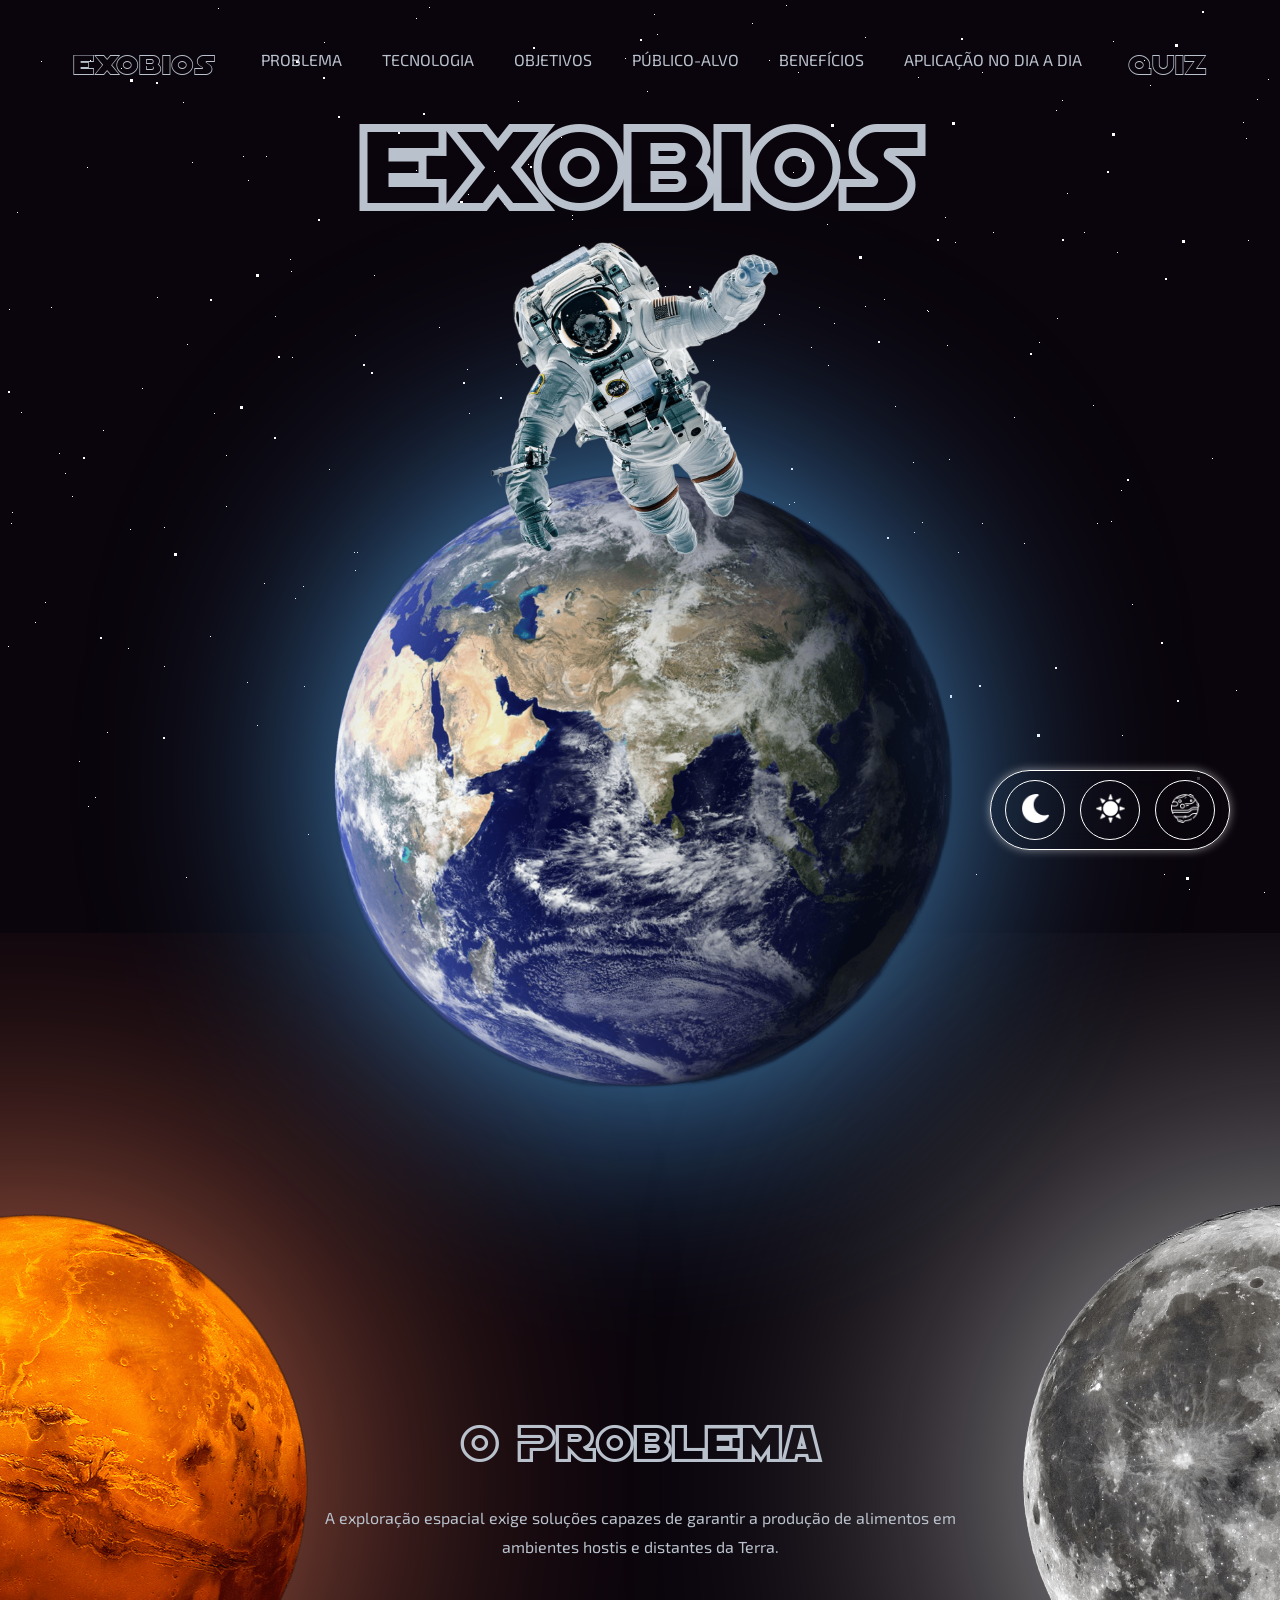
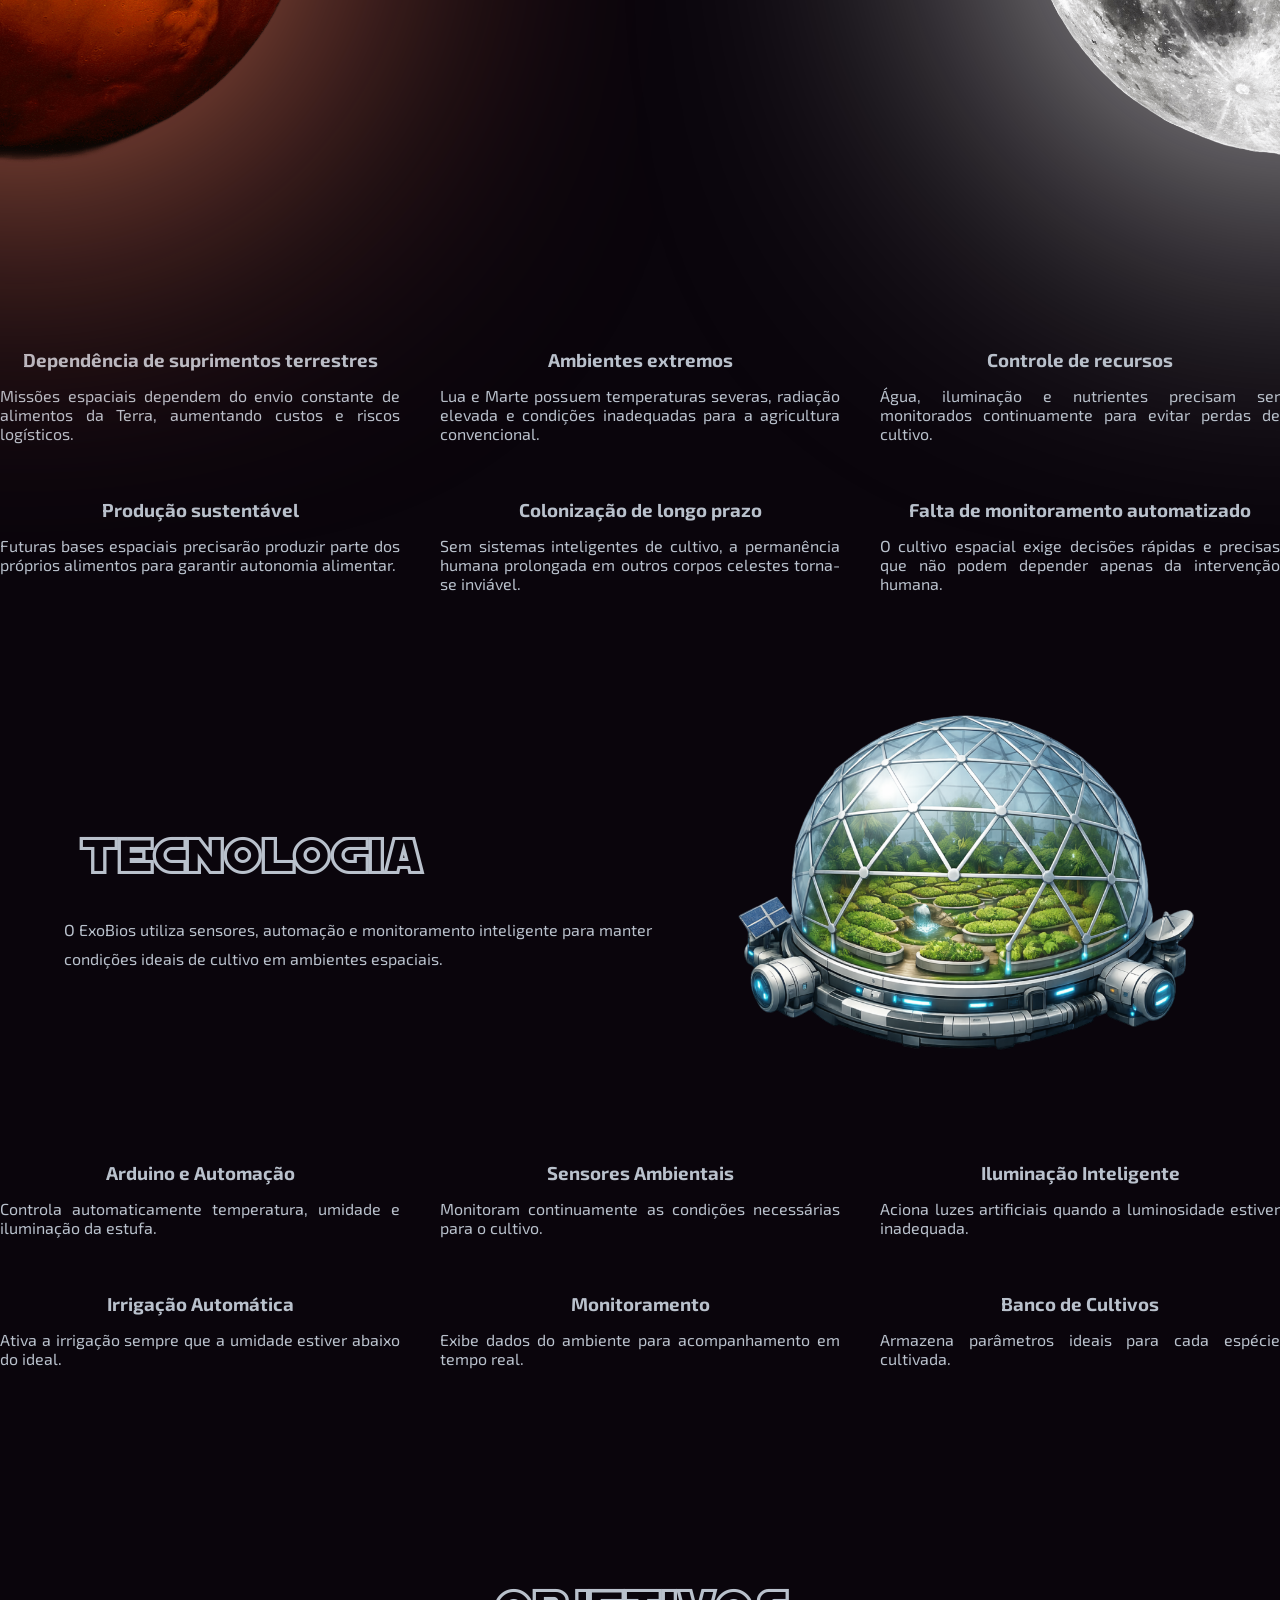
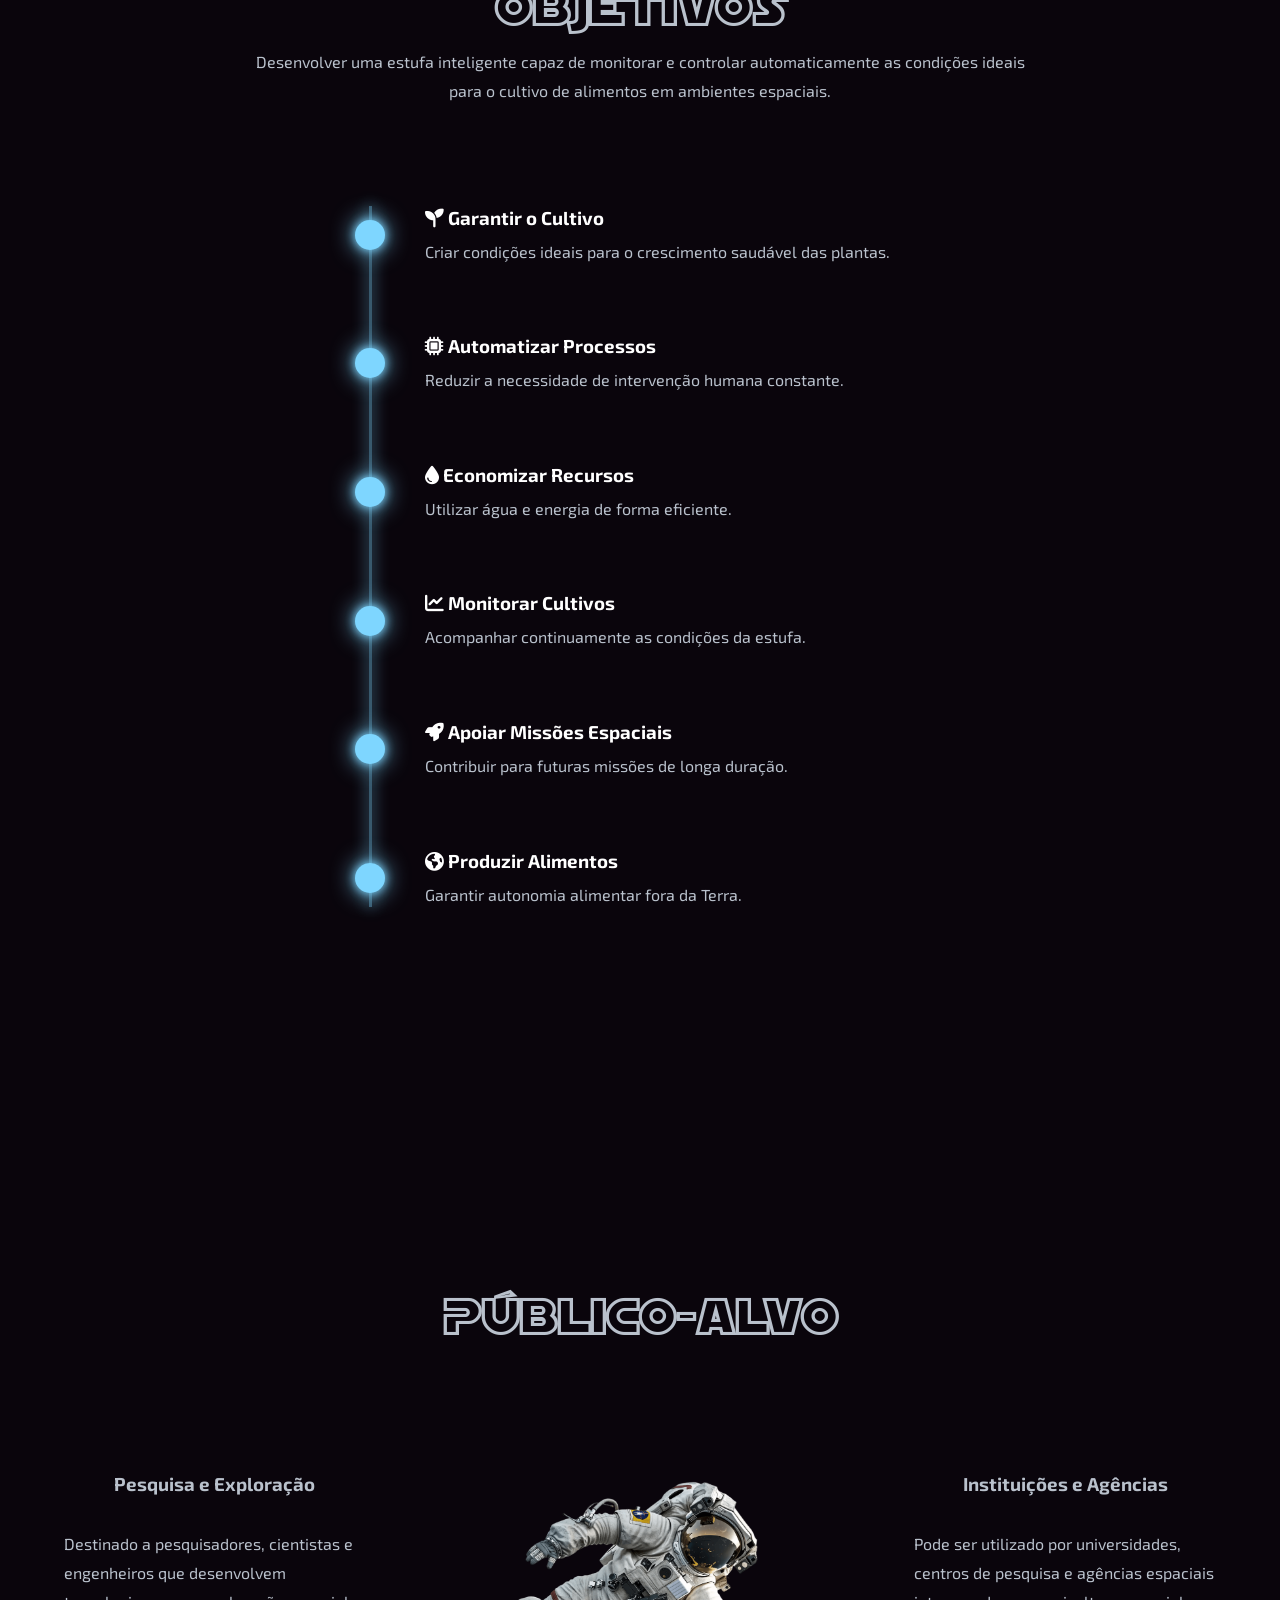
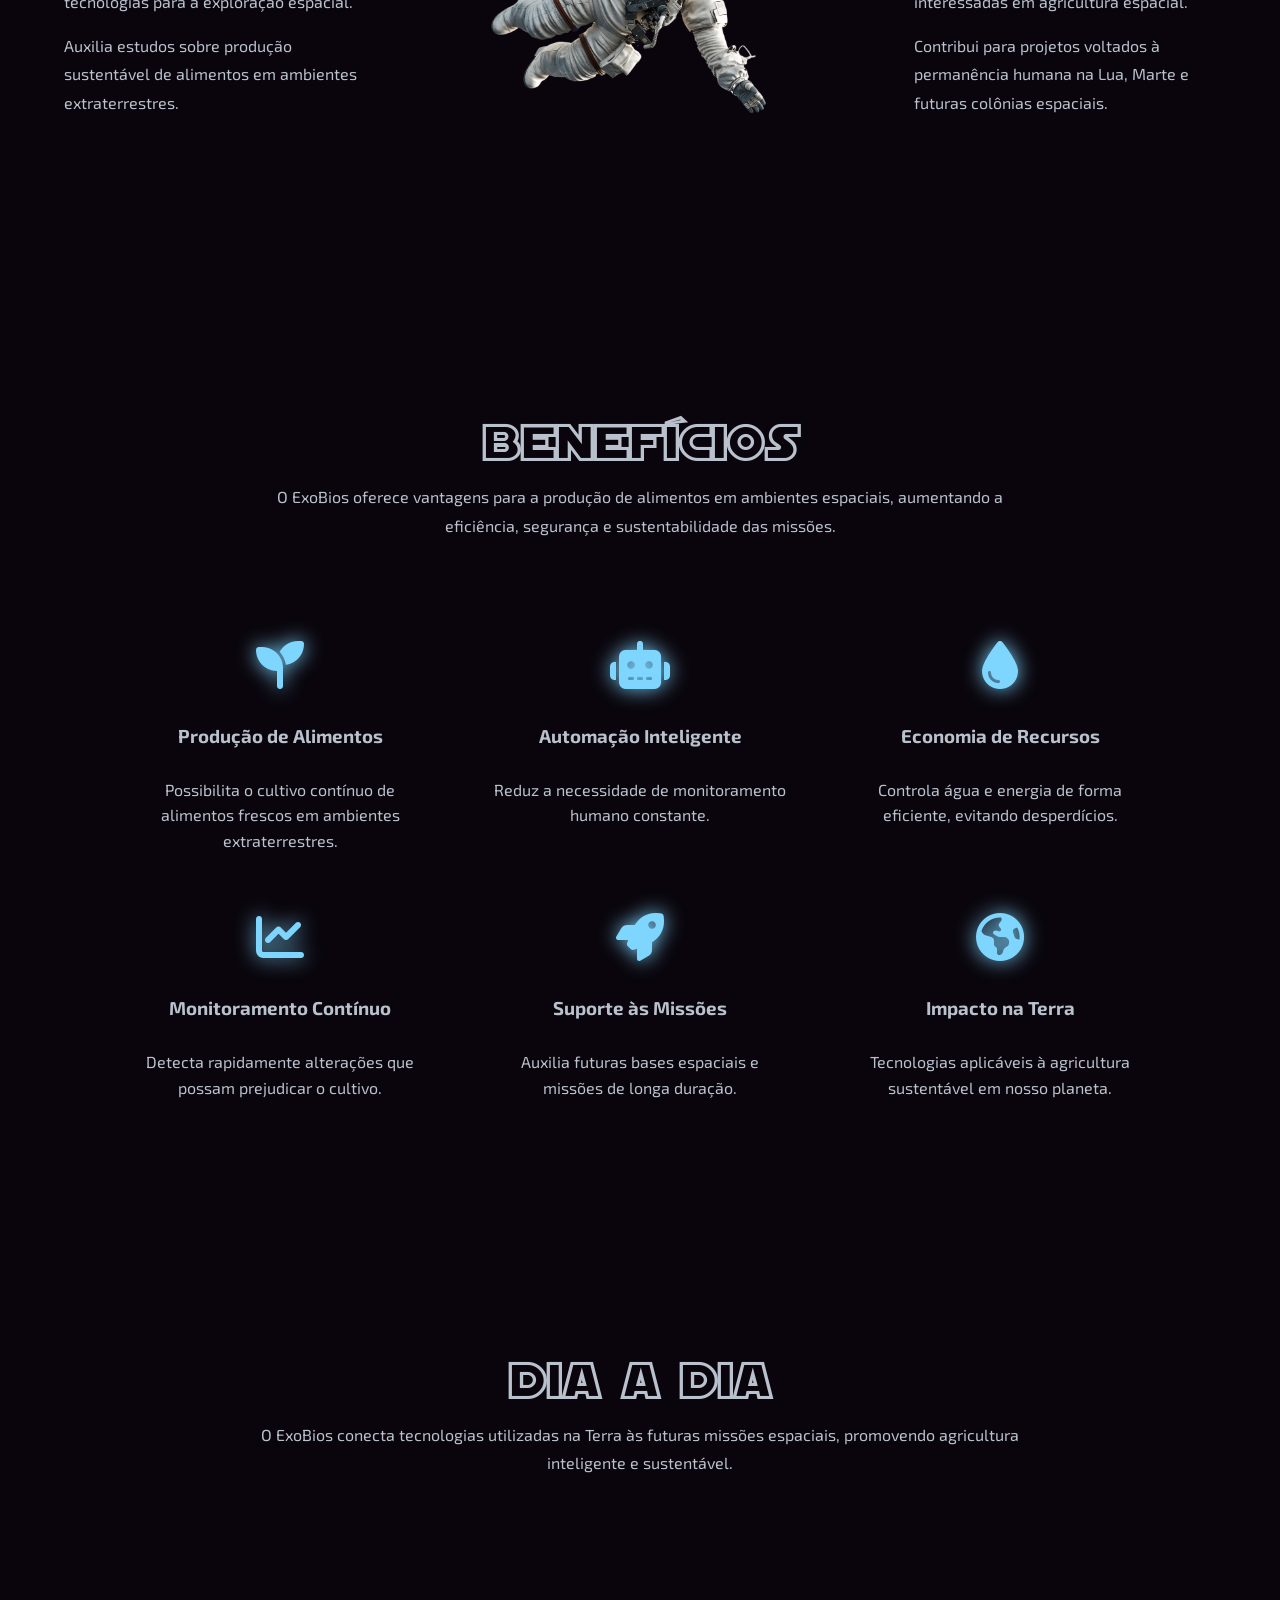
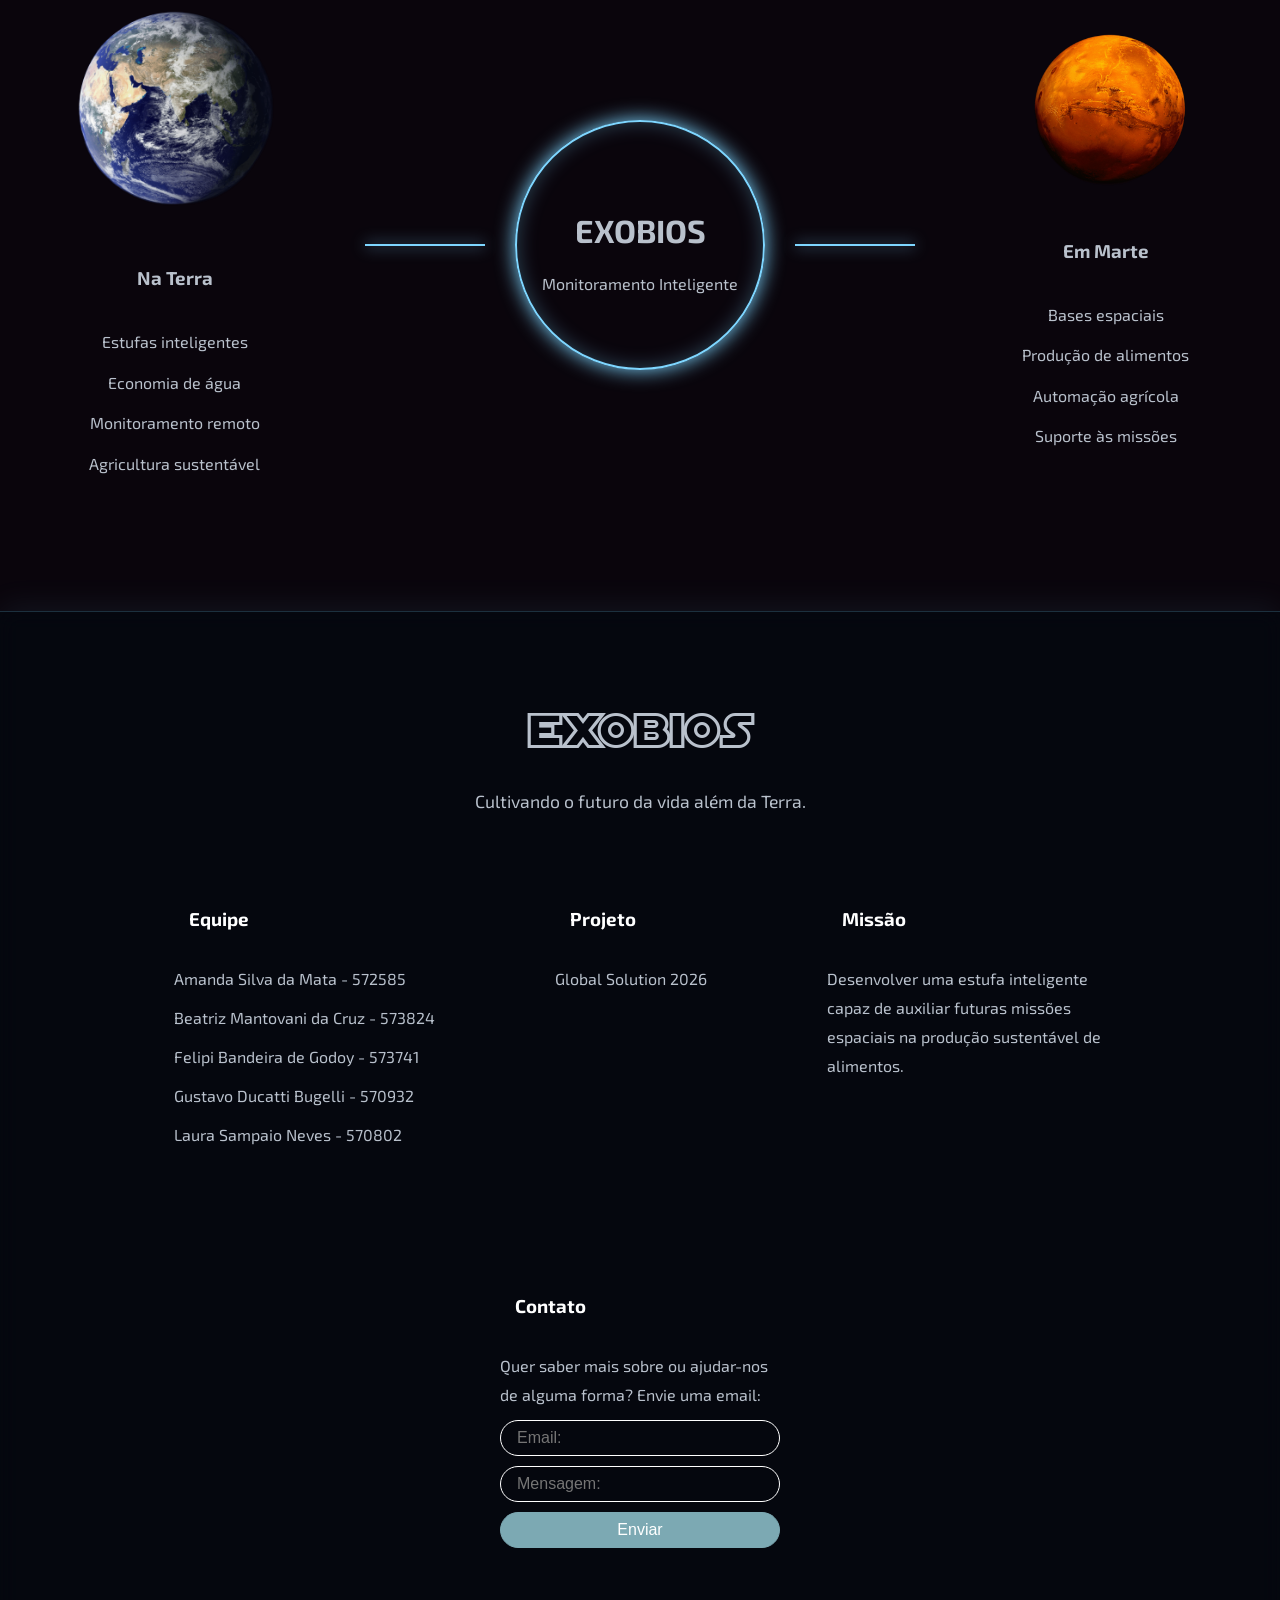
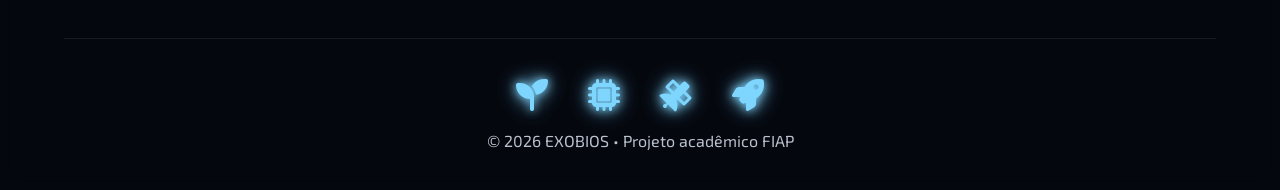
<file: index.html>
<!DOCTYPE html>
<html lang="en">
<head>
    <meta charset="UTF-8">
    <meta name="viewport" content="width=device-width, initial-scale=1.0">
    <link rel="stylesheet" href="src/style/style.css">
    <link rel="stylesheet" href="src/style/fundo.css">
    <link rel="preconnect" href="https://fonts.googleapis.com">
    <link rel="preconnect" href="https://fonts.gstatic.com" crossorigin>
    <link href="https://fonts.googleapis.com/css2?family=Exo+2:ital,wght@0,100..900;1,100..900&family=Roboto:ital,wght@0,100..900;1,100..900&display=swap" rel="stylesheet">
    <link rel="stylesheet" href="https://cdnjs.cloudflare.com/ajax/libs/font-awesome/6.7.2/css/all.min.css">
    <link rel="icon" href="src/assets/imgs/lua-icon.svg" type="image/png">
    <title>EXOBIOS</title>
</head>
<body>
    <section class="wrapper">
        <div id="stars"></div>
        <div id="stars2"></div>
        <div id="stars3"></div>
    </section>
    <header>
        <div class="menu-container">
            <a href="index.html" class="exobios-home">EXOBIOS</a>
            <div class="menu-opcoes">
                <a href="#problema" class="menu-opcoes-link">PROBLEMA</a>
                <a href="#tecnologia" class="menu-opcoes-link">TECNOLOGIA</a>
                <a href="#objetivos" class="menu-opcoes-link">OBJETIVOS</a>
                <a href="#publico-alvo" class="menu-opcoes-link">PÚBLICO-ALVO</a>
                <a href="#beneficios" class="menu-opcoes-link">BENEFÍCIOS</a>
                <a href="#aplicacao" class="menu-opcoes-link">APLICAÇÃO NO DIA A DIA</a>
            </div>
            <a href="./src/pages/quiz.html" class="quiz-home">QUIZ</a>
        </div>
    </header>
    <main>
        <div class="hero-section">
            <h1>EXOBIOS</h1>
            <div class="planeta-container-terra">
                <div class="efeito-blur-terra"></div>
                <img src="src/assets/imgs/astronauta.png" alt="astronauta vindo em direção da tela" class="astronauta-img">
                <img src="src/assets/imgs/terra.png" alt="planeta terra" class="terra-img">
            </div>
        </div>
        <section id="problema" class="secao-problema">
            <div class="planeta-container-marte">
                <div class="efeito-blur-marte"></div>
                <img src="src/assets/imgs/marte.png" alt="planeta marte" class="marte-problema">
            </div>
            <div class="planeta-container-lua">
                <div class="efeito-blur-lua"></div>
                <img src="src/assets/imgs/lua.png" alt="satélite natural da terra, a lua" class="lua-problema">
            </div>
            <div class="titulo-secao">
                <div class="conteudo-titulo">
                    <h2>O Problema</h2>
                    <p>
                        A exploração espacial exige soluções capazes de garantir a produção de alimentos
                        em ambientes hostis e distantes da Terra.
                    </p>
                </div>
            </div>
            <div class="cards-problema">
                <div class="card-problema">
                    <h3>Dependência de suprimentos terrestres</h3>
                    <p>
                        Missões espaciais dependem do envio constante de alimentos da Terra,
                        aumentando custos e riscos logísticos.
                    </p>
                </div>
                <div class="card-problema">
                    <h3>Ambientes extremos</h3>
                    <p>
                        Lua e Marte possuem temperaturas severas, radiação elevada e condições
                        inadequadas para a agricultura convencional.
                    </p>
                </div>
                <div class="card-problema">
                    <h3>Controle de recursos</h3>
                    <p>
                        Água, iluminação e nutrientes precisam ser monitorados continuamente
                        para evitar perdas de cultivo.
                    </p>
                </div>
                <div class="card-problema">
                    <h3>Produção sustentável</h3>
                    <p>
                        Futuras bases espaciais precisarão produzir parte dos próprios alimentos
                        para garantir autonomia alimentar.
                    </p>
                </div>
                <div class="card-problema">
                    <h3>Colonização de longo prazo</h3>
                    <p>
                        Sem sistemas inteligentes de cultivo, a permanência humana prolongada
                        em outros corpos celestes torna-se inviável.
                    </p>
                </div>
                <div class="card-problema">
                    <h3>Falta de monitoramento automatizado</h3>
                    <p>
                        O cultivo espacial exige decisões rápidas e precisas que não podem
                        depender apenas da intervenção humana.
                    </p>
                </div>
            </div>
        </section>
        <section id="tecnologia" class="secao-tecnologia">
            <div class="topo-tecnologia">
                <div class="texto-tecnologia">
                    <h2>Tecnologia</h2>
                    <p>
                        O ExoBios utiliza sensores, automação e monitoramento inteligente
                        para manter condições ideais de cultivo em ambientes espaciais.
                    </p>
                </div>
                <div class="imagem-tecnologia">
                    <img src="src/assets/imgs/estufa.png"
                        alt="estufa espacial inteligente">
                </div>
            </div>
            <div class="cards-tecnologia">
                <div class="card-tecnologia">
                    <h3>Arduino e Automação</h3>
                    <p>
                        Controla automaticamente temperatura, umidade e iluminação da estufa.
                    </p>
                </div>
                <div class="card-tecnologia">
                    <h3>Sensores Ambientais</h3>
                    <p>
                        Monitoram continuamente as condições necessárias para o cultivo.
                    </p>
                </div>
                <div class="card-tecnologia">
                    <h3>Iluminação Inteligente</h3>
                    <p>
                        Aciona luzes artificiais quando a luminosidade estiver inadequada.
                    </p>
                </div>
                <div class="card-tecnologia">
                    <h3>Irrigação Automática</h3>
                    <p>
                        Ativa a irrigação sempre que a umidade estiver abaixo do ideal.
                    </p>
                </div>
                <div class="card-tecnologia">
                    <h3>Monitoramento</h3>
                    <p>
                        Exibe dados do ambiente para acompanhamento em tempo real.
                    </p>
                </div>
                <div class="card-tecnologia">
                    <h3>Banco de Cultivos</h3>
                    <p>
                        Armazena parâmetros ideais para cada espécie cultivada.
                    </p>
                </div>
            </div>
        </section>
        <section id="objetivos" class="secao-objetivos">
            <div class="titulo-objetivos">
                <h2>Objetivos</h2>
                <p>
                    Desenvolver uma estufa inteligente capaz de monitorar e controlar
                    automaticamente as condições ideais para o cultivo de alimentos em ambientes espaciais.
                </p>
            </div>
            <div class="timeline">
                <div class="objetivo-item">
                    <div class="circulo"></div>
                    <div class="conteudo">
                        <h3><i class="fa-solid fa-seedling"></i> Garantir o Cultivo</h3>
                        <p>Criar condições ideais para o crescimento saudável das plantas.</p>
                    </div>
                </div>
                <div class="objetivo-item">
                    <div class="circulo"></div>
                    <div class="conteudo">
                        <h3><i class="fa-solid fa-microchip"></i> Automatizar Processos</h3>
                        <p>Reduzir a necessidade de intervenção humana constante.</p>
                    </div>
                </div>
                <div class="objetivo-item">
                    <div class="circulo"></div>
                    <div class="conteudo">
                        <h3><i class="fa-solid fa-droplet"></i> Economizar Recursos</h3>
                        <p>Utilizar água e energia de forma eficiente.</p>
                    </div>
                </div>
                <div class="objetivo-item">
                    <div class="circulo"></div>
                    <div class="conteudo">
                        <h3><i class="fa-solid fa-chart-line"></i> Monitorar Cultivos</h3>
                        <p>Acompanhar continuamente as condições da estufa.</p>
                    </div>
                </div>
                <div class="objetivo-item">
                    <div class="circulo"></div>
                    <div class="conteudo">
                        <h3><i class="fa-solid fa-rocket"></i> Apoiar Missões Espaciais</h3>
                        <p>Contribuir para futuras missões de longa duração.</p>
                    </div>
                </div>
                <div class="objetivo-item">
                    <div class="circulo"></div>
                    <div class="conteudo">
                        <h3><i class="fa-solid fa-earth-americas"></i> Produzir Alimentos</h3>
                        <p>Garantir autonomia alimentar fora da Terra.</p>
                    </div>
                </div>
            </div>
        </section>
        <section id="publico-alvo" class="secao-publico-alvo">
            <div class="titulo-publico">
                <h2>Público-Alvo</h2>
            </div>
            <div class="conteudo-publico">
                <div class="texto-publico esquerda">
                    <h3>Pesquisa e Exploração</h3>
                    <p>
                        Destinado a pesquisadores, cientistas e engenheiros que desenvolvem
                        tecnologias para a exploração espacial.
                    </p>
                    <p>
                        Auxilia estudos sobre produção sustentável de alimentos em ambientes
                        extraterrestres.
                    </p>
                </div>
                <div class="imagem-publico">
                    <img src="src/assets/imgs/astronauta2.png"
                        alt="astronauta realizando no espaço">
                </div>
                <div class="texto-publico direita">
                    <h3>Instituições e Agências</h3>
                    <p>
                        Pode ser utilizado por universidades, centros de pesquisa e
                        agências espaciais interessadas em agricultura espacial.
                    </p>
                    <p>
                        Contribui para projetos voltados à permanência humana na Lua,
                        Marte e futuras colônias espaciais.
                    </p>
                </div>
            </div>
        </section>
        <section id="beneficios" class="secao-beneficios">
            <div class="titulo-beneficios">
                <h2>Benefícios</h2>
                <p>
                    O ExoBios oferece vantagens para a produção de alimentos em ambientes espaciais,
                    aumentando a eficiência, segurança e sustentabilidade das missões.
                </p>
            </div>
            <div class="beneficios-container">
                <div class="beneficio-item">
                    <i class="fa-solid fa-seedling icone-beneficio"></i>
                    <h3>Produção de Alimentos</h3>
                    <p>
                        Possibilita o cultivo contínuo de alimentos frescos em ambientes extraterrestres.
                    </p>
                </div>
                <div class="beneficio-item">
                    <i class="fa-solid fa-robot icone-beneficio"></i>
                    <h3>Automação Inteligente</h3>
                    <p>
                        Reduz a necessidade de monitoramento humano constante.
                    </p>
                </div>
                <div class="beneficio-item">
                    <i class="fa-solid fa-droplet icone-beneficio"></i>
                    <h3>Economia de Recursos</h3>
                    <p>
                        Controla água e energia de forma eficiente, evitando desperdícios.
                    </p>
                </div>
                <div class="beneficio-item">
                    <i class="fa-solid fa-chart-line icone-beneficio"></i>
                    <h3>Monitoramento Contínuo</h3>
                    <p>
                        Detecta rapidamente alterações que possam prejudicar o cultivo.
                    </p>
                </div>
                <div class="beneficio-item">
                    <i class="fa-solid fa-rocket icone-beneficio"></i>
                    <h3>Suporte às Missões</h3>
                    <p>
                        Auxilia futuras bases espaciais e missões de longa duração.
                    </p>
                </div>
                <div class="beneficio-item">
                    <i class="fa-solid fa-earth-americas icone-beneficio"></i>
                    <h3>Impacto na Terra</h3>
                    <p>
                        Tecnologias aplicáveis à agricultura sustentável em nosso planeta.
                    </p>
                </div>
            </div>
        </section>
        <section id="aplicacao" class="secao-aplicacao">
            <div class="titulo-aplicacao">
                <h2>Dia a Dia</h2>
                <p>
                    O ExoBios conecta tecnologias utilizadas na Terra às futuras missões espaciais,
                    promovendo agricultura inteligente e sustentável.
                </p>
            </div>
            <div class="aplicacao-container">
                <div class="planeta-aplicacao">
                    <img src="src/assets/imgs/terra.png" alt="planeta terra">
                    <h3>Na Terra</h3>
                    <ul>
                        <li>Estufas inteligentes</li>
                        <li>Economia de água</li>
                        <li>Monitoramento remoto</li>
                        <li>Agricultura sustentável</li>
                    </ul>
                </div>
                <div class="exobios-centro">
                    <div class="linha-esquerda"></div>
                    <div class="nucleo-exobios">
                        <h3>EXOBIOS</h3>
                        <p>Monitoramento Inteligente</p>
                    </div>
                    <div class="linha-direita"></div>
                </div>
                <div class="planeta-aplicacao">
                    <img src="src/assets/imgs/marte.png" alt="planeta marte">
                    <h3>Em Marte</h3>
                    <ul>
                        <li>Bases espaciais</li>
                        <li>Produção de alimentos</li>
                        <li>Automação agrícola</li>
                        <li>Suporte às missões</li>
                    </ul>
                </div>
            </div>
        </section>

        <section id="modo-fundo">
            
            <button class="cor cor1" onclick="trocar('#0A050C')"><img src="./src/assets/imgs/noite.png" alt="Icone lua"></button>
            <button class="cor cor2" onclick="trocar('#006e9d')"><img src="./src/assets/imgs/sol.png" alt="Icone Sol"></button>
            <button class="cor cor3" onclick="trocar('#3b1802')"><img src="./src/assets/imgs/marte-icon.png" alt="Icone Marte"></button>

        </section>

    </main>
    <footer class="footer-exobios">
    <div class="footer-topo">
        <div class="footer-linha"></div>
        <h2 class="footer-logo">EXOBIOS</h2>
        <p class="footer-slogan">
            Cultivando o futuro da vida além da Terra.
        </p>
    </div>
    <div class="footer-conteudo">
        <div class="footer-coluna">
            <h3>Equipe</h3>
            <p>Amanda Silva da Mata - 572585</p>
            <p>Beatriz Mantovani da Cruz - 573824</p>
            <p>Felipi Bandeira de Godoy - 573741</p>
            <p>Gustavo Ducatti Bugelli - 570932</p>
            <p>Laura Sampaio Neves - 570802</p>
        </div>
        <div class="footer-coluna">
            <h3>Projeto</h3>
            <p>Global Solution 2026</p>
        </div>
        <div class="footer-coluna">
            <h3>Missão</h3>
            <p>
                Desenvolver uma estufa inteligente capaz de auxiliar
                futuras missões espaciais na produção sustentável de alimentos.
            </p>
        </div>
        <div class="footer-coluna">
            <h3>Contato</h3>
            <p>Quer saber mais sobre ou ajudar-nos de alguma forma? Envie uma email:</p>

            <form class="form-contato">
                <input type="email" placeholder="Email:" required>
                <input type="text" placeholder="Mensagem: " required>
                <button type="submit">Enviar</button>
            </form>
            
        </div>
    </div>
    <div class="footer-base">
        <div class="footer-planetas">
            <i class="fa-solid fa-seedling"></i>
            <i class="fa-solid fa-microchip"></i>
            <i class="fa-solid fa-satellite"></i>
            <i class="fa-solid fa-rocket"></i>
        </div>
        <p>
            © 2026 EXOBIOS • Projeto acadêmico FIAP
        </p>
    </div>
    </footer>

    <script src="./src/js/fundo.js"></script>
    <script src="./src/js/contato.js"></script>
</body>
</html>
</file>
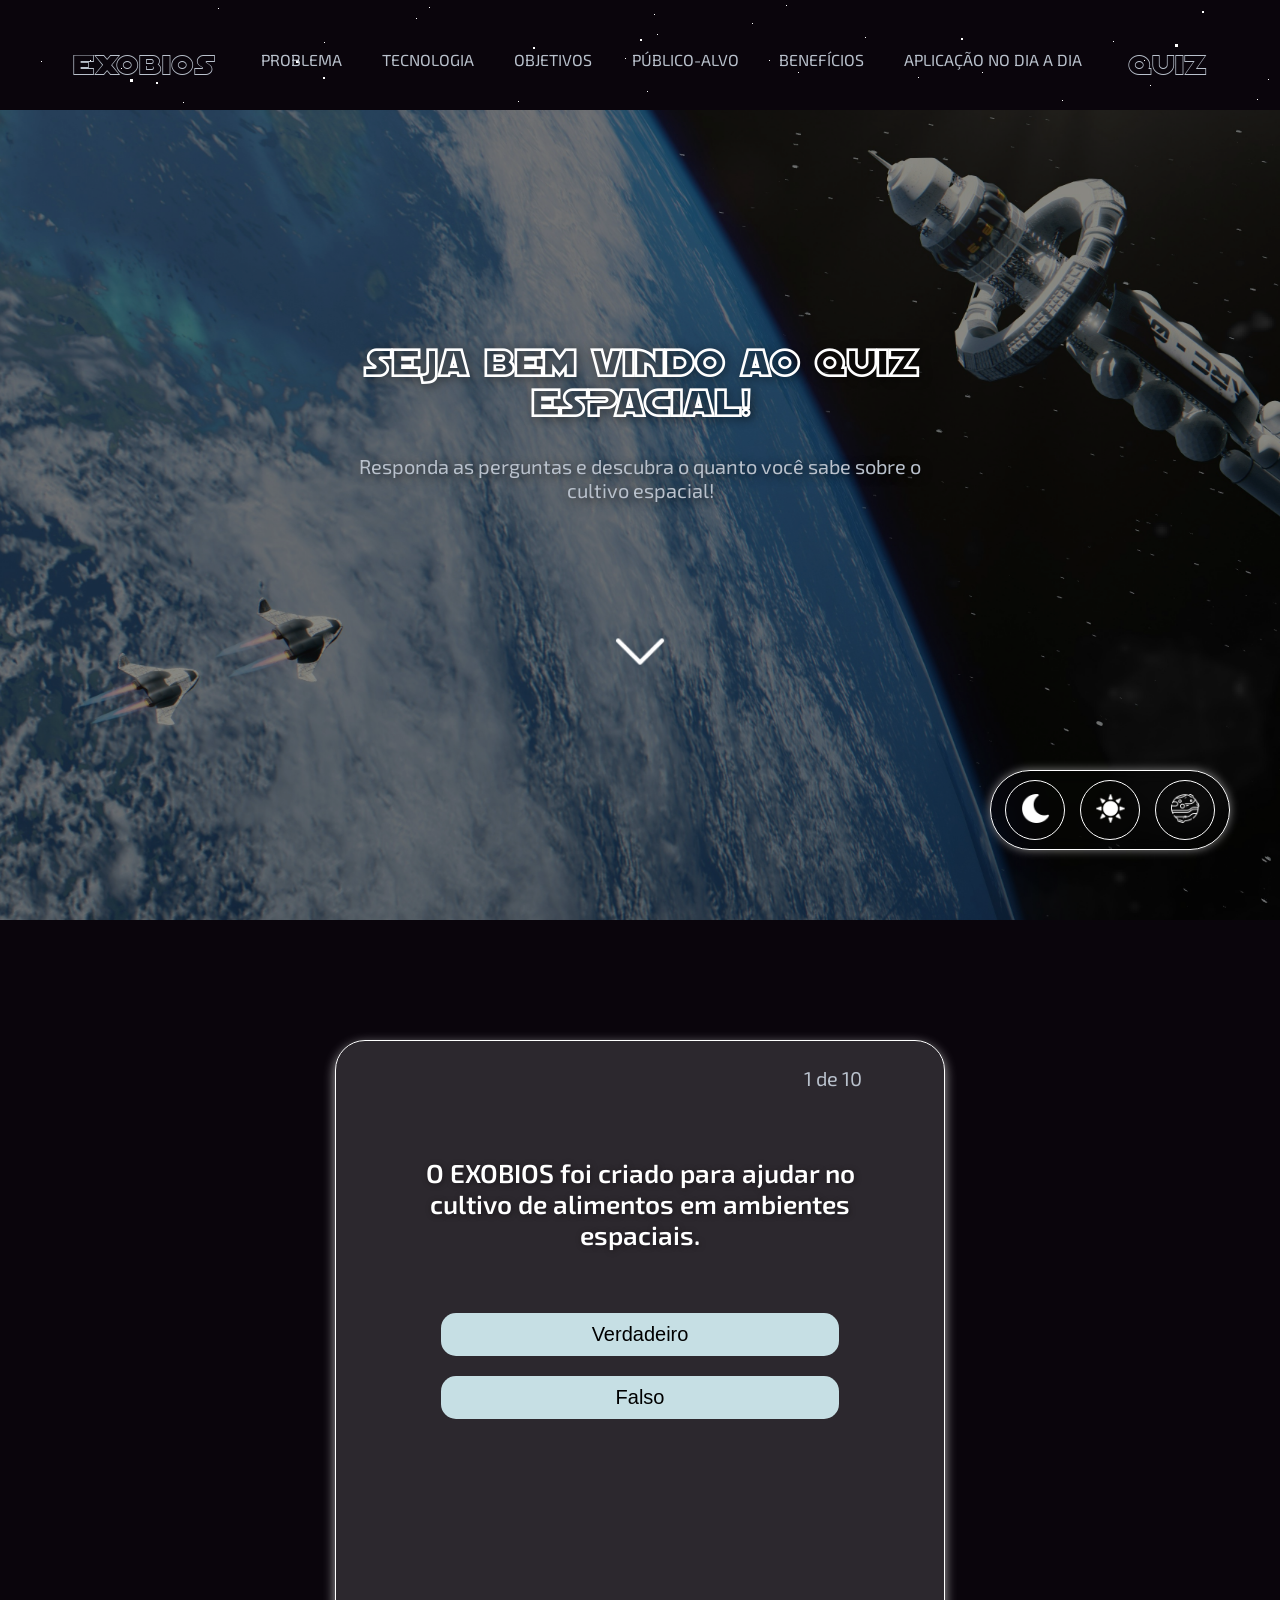
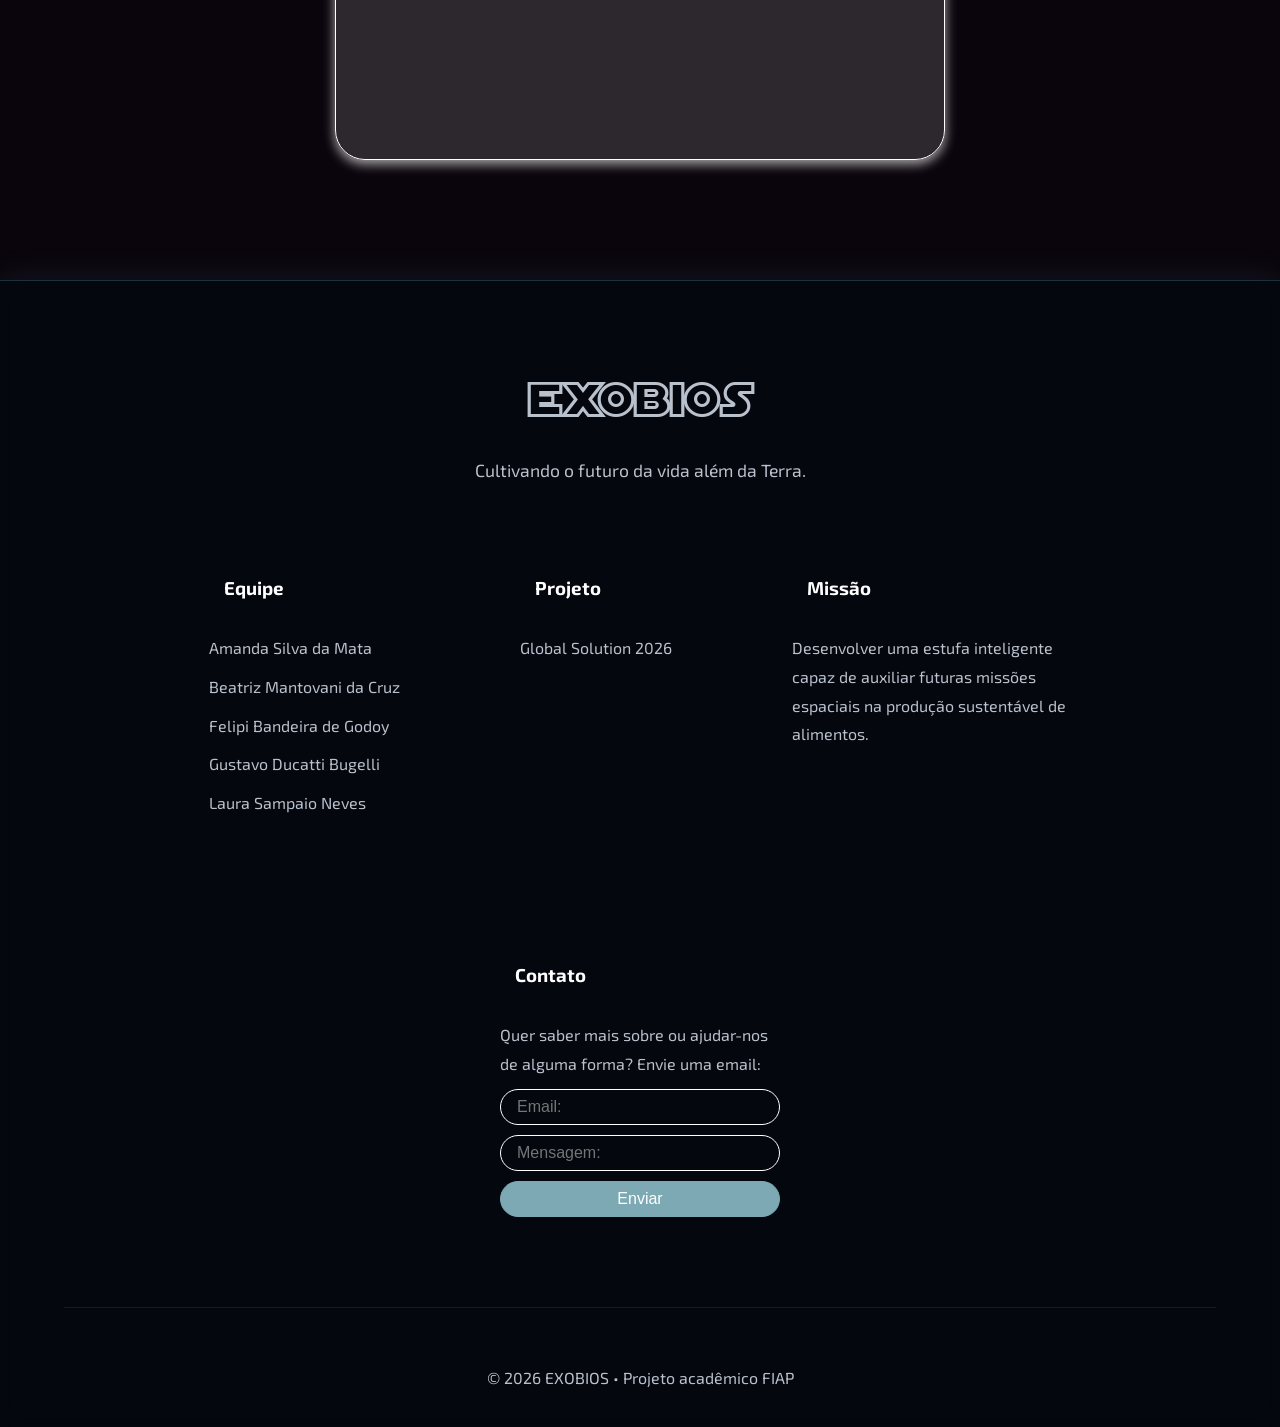
<file: src/pages/quiz.html>
<!DOCTYPE html>
<html lang="en">
<head>
    <meta charset="UTF-8">
    <meta name="viewport" content="width=device-width, initial-scale=1.0">
    <link rel="stylesheet" href="../style/quiz.css">
    <link rel="stylesheet" href="../style/style.css">
    <link rel="stylesheet" href="../style/slider.css">
    <link rel="stylesheet" href="../style/fundo.css">
    <link rel="preconnect" href="https://fonts.googleapis.com">
    <link rel="preconnect" href="https://fonts.gstatic.com" crossorigin>
    <link href="https://fonts.googleapis.com/css2?family=Exo+2:ital,wght@0,100..900;1,100..900&family=Roboto:ital,wght@0,100..900;1,100..900&display=swap" rel="stylesheet">
    <link rel="icon" href="../assets/imgs/lua-icon.svg" type="image/png">
    <title>EXOBIOS</title>
</head>
<body>
    <section class="wrapper">
        <div id="stars"></div>
        <div id="stars2"></div>
        <div id="stars3"></div>
    </section>
    <header>
        <div class="menu-container">
            <a href="../../index.html" class="exobios-home">EXOBIOS</a>
            <div class="menu-opcoes">
                <a href="../../index.html#problema" class="menu-opcoes-link">PROBLEMA</a>
                <a href="../../index.html#tecnologia" class="menu-opcoes-link">TECNOLOGIA</a>
                <a href="../../index.html#objetivos" class="menu-opcoes-link">OBJETIVOS</a>
                <a href="../../index.html#publico-alvo" class="menu-opcoes-link">PÚBLICO-ALVO</a>
                <a href="../../index.html#beneficios" class="menu-opcoes-link">BENEFÍCIOS</a>
                <a href="../../index.html#aplicacao" class="menu-opcoes-link">APLICAÇÃO NO DIA A DIA</a>
            </div>
            <a href="./quiz.html" class="quiz-home">QUIZ</a>
        </div>
    </header>


    <main>
        <section id="inicio-quiz">

            <div class="carrossel">

                <div class="texto">
                    <h1 class="quiz-titulo">SEJA BEM VINDO AO QUIZ ESPACIAL!</h1>
                    <p class="quiz-subtitulo">Responda as perguntas e descubra o quanto você sabe sobre o cultivo espacial!</p>

                    <a href="#quiz-container" class="seta">
                        <img src="../assets/imgs/seta-para-baixo.png" alt="Seta para baixo">
                    </a>

                </div>

                <img id="slide" class="slide" src="../assets/imgs/img1.jpg" alt="">
            </div>


        </section>
        

        <section id="quiz-container">
            <div id="conteudo-quiz">
                <p class="numero"></p>
                <p class="pergunta"></p>
                <div class="respostas"></div>
            </div>

            <div id="resultado-quiz">
                <h2 class="resultado-titulo"></h2>
                <p class="resultado-subtitulo"></p>
                <button id="btn-reiniciar-quiz">Reiniciar Quiz</button>
            </div>
        </section>
    </main>

    <section id="modo-fundo">
        
        <button class="cor cor1" onclick="trocar('#0A050C')"><img src="../assets/imgs/noite.png" alt="Icone lua"></button>
        <button class="cor cor2" onclick="trocar('#006e9d')"><img src="../assets/imgs/sol.png" alt="Icone Sol"></button>
        <button class="cor cor3" onclick="trocar('#3b1802')"><img src="../assets/imgs/marte-icon.png" alt="Icone Marte"></button>

    </section>

    <footer class="footer-exobios">
        <div class="footer-topo">
            <div class="footer-linha"></div>
            <h2 class="footer-logo">EXOBIOS</h2>
            <p class="footer-slogan">
                Cultivando o futuro da vida além da Terra.
            </p>
        </div>
        <div class="footer-conteudo">
            <div class="footer-coluna">
                <h3>Equipe</h3>
                <p>Amanda Silva da Mata</p>
                <p>Beatriz Mantovani da Cruz</p>
                <p>Felipi Bandeira de Godoy</p>
                <p>Gustavo Ducatti Bugelli</p>
                <p>Laura Sampaio Neves</p>
            </div>
            <div class="footer-coluna">
                <h3>Projeto</h3>
                <p>Global Solution 2026</p>
            </div>
            <div class="footer-coluna">
                <h3>Missão</h3>
                <p>
                    Desenvolver uma estufa inteligente capaz de auxiliar
                    futuras missões espaciais na produção sustentável de alimentos.
                </p>
            </div>
            <div class="footer-coluna">
                <h3>Contato</h3>
                <p>Quer saber mais sobre ou ajudar-nos de alguma forma? Envie uma email:</p>

                <form class="form-contato">
                    <input type="email" placeholder="Email:" required>
                    <input type="text" placeholder="Mensagem: " required>
                    <button type="submit">Enviar</button>
                </form>
                
            </div>
        </div>
        <div class="footer-base">
            <div class="footer-planetas">
                <i class="fa-solid fa-seedling"></i>
                <i class="fa-solid fa-microchip"></i>
                <i class="fa-solid fa-satellite"></i>
                <i class="fa-solid fa-rocket"></i>
            </div>
            <p>
                © 2026 EXOBIOS • Projeto acadêmico FIAP
            </p>
        </div>
    </footer>



    <script src="../js/script.js" type="module"></script>
    <script src="../js/slider.js"></script>
    <script src="../js/fundo.js"></script>
</body>
</html>
</file>
<file: src/style/style.css>
*{
    margin: 0;
    padding: 0;
    box-sizing: border-box;
}

@font-face {
    font-family: 'SF';
    src: url('../assets/fonts/SF\ Distant\ Galaxy\ Outline.ttf');
}

:root {
  --fundo-body: #0A050C;
  --texto: #B9C1CC;
}

html{
    scroll-behavior: smooth;
}

body{
    background: var(--fundo-body);
    color: var(--texto);
    font-family: "Exo 2", sans-serif;
}

/* efeito de estrelas no fundo :) ínicio */

#stars {
    width: 1px;
    height: 1px;
    background: transparent;
    animation: animStar 50s linear infinite;
    box-shadow: 779px 1331px #fff, 324px 42px #fff, 303px 586px #fff,
    1312px 276px #fff, 451px 625px #fff, 521px 1931px #fff, 1087px 1871px #fff,
    36px 1546px #fff, 132px 934px #fff, 1698px 901px #fff, 1418px 664px #fff,
    1448px 1157px #fff, 1084px 232px #fff, 347px 1776px #fff, 1722px 243px #fff,
    1629px 835px #fff, 479px 969px #fff, 1231px 960px #fff, 586px 384px #fff,
    164px 527px #fff, 8px 646px #fff, 1150px 1126px #fff, 665px 1357px #fff,
    1556px 1982px #fff, 1260px 1961px #fff, 1675px 1741px #fff,
    1843px 1514px #fff, 718px 1628px #fff, 242px 1343px #fff, 1497px 1880px #fff,
    1364px 230px #fff, 1739px 1302px #fff, 636px 959px #fff, 304px 686px #fff,
    614px 751px #fff, 1935px 816px #fff, 1428px 60px #fff, 355px 335px #fff,
    1594px 158px #fff, 90px 60px #fff, 1553px 162px #fff, 1239px 1825px #fff,
    1945px 587px #fff, 749px 1785px #fff, 1987px 1172px #fff, 1301px 1237px #fff,
    1039px 342px #fff, 1585px 1481px #fff, 995px 1048px #fff, 524px 932px #fff,
    214px 413px #fff, 1701px 1300px #fff, 1037px 1613px #fff, 1871px 996px #fff,
    1360px 1635px #fff, 1110px 1313px #fff, 412px 1783px #fff, 1949px 177px #fff,
    903px 1854px #fff, 700px 1936px #fff, 378px 125px #fff, 308px 834px #fff,
    1118px 962px #fff, 1350px 1929px #fff, 781px 1811px #fff, 561px 137px #fff,
    757px 1148px #fff, 1670px 1979px #fff, 343px 739px #fff, 945px 795px #fff,
    576px 1903px #fff, 1078px 1436px #fff, 1583px 450px #fff, 1366px 474px #fff,
    297px 1873px #fff, 192px 162px #fff, 1624px 1633px #fff, 59px 453px #fff,
    82px 1872px #fff, 1933px 498px #fff, 1966px 1974px #fff, 1975px 1688px #fff,
    779px 314px #fff, 1858px 1543px #fff, 73px 1507px #fff, 1693px 975px #fff,
    1683px 108px #fff, 1768px 1654px #fff, 654px 14px #fff, 494px 171px #fff,
    1689px 1895px #fff, 1660px 263px #fff, 1031px 903px #fff, 1203px 1393px #fff,
    1333px 1421px #fff, 1113px 41px #fff, 1206px 1645px #fff, 1325px 1635px #fff,
    142px 388px #fff, 572px 215px #fff, 1535px 296px #fff, 1419px 407px #fff,
    1379px 1003px #fff, 329px 469px #fff, 1791px 1652px #fff, 935px 1802px #fff,
    1330px 1820px #fff, 421px 1933px #fff, 828px 365px #fff, 275px 316px #fff,
    707px 960px #fff, 1605px 1554px #fff, 625px 58px #fff, 717px 1697px #fff,
    1669px 246px #fff, 1925px 322px #fff, 1154px 1803px #fff, 1929px 295px #fff,
    1248px 240px #fff, 1045px 1755px #fff, 166px 942px #fff, 1888px 1773px #fff,
    678px 1963px #fff, 1370px 569px #fff, 1974px 1400px #fff, 1786px 460px #fff,
    51px 307px #fff, 784px 1400px #fff, 730px 1258px #fff, 1712px 393px #fff,
    416px 170px #fff, 1797px 1932px #fff, 572px 219px #fff, 1557px 1856px #fff,
    218px 8px #fff, 348px 1334px #fff, 469px 413px #fff, 385px 1738px #fff,
    1357px 1818px #fff, 240px 942px #fff, 248px 1847px #fff, 1535px 806px #fff,
    236px 1514px #fff, 1429px 1556px #fff, 73px 1633px #fff, 1398px 1121px #fff,
    671px 1301px #fff, 1404px 1663px #fff, 740px 1018px #fff, 1600px 377px #fff,
    785px 514px #fff, 112px 1084px #fff, 1915px 1887px #fff, 1463px 1848px #fff,
    687px 1115px #fff, 1268px 1768px #fff, 1729px 1425px #fff,
    1284px 1022px #fff, 801px 974px #fff, 1975px 1317px #fff, 1354px 834px #fff,
    1446px 1484px #fff, 1283px 1786px #fff, 11px 523px #fff, 1842px 236px #fff,
    1355px 654px #fff, 429px 7px #fff, 1033px 1128px #fff, 157px 297px #fff,
    545px 635px #fff, 52px 1080px #fff, 827px 1520px #fff, 1121px 490px #fff,
    9px 309px #fff, 1744px 1586px #fff, 1014px 417px #fff, 1534px 524px #fff,
    958px 552px #fff, 1403px 1496px #fff, 387px 703px #fff, 1522px 548px #fff,
    1355px 282px #fff, 1532px 601px #fff, 1838px 790px #fff, 290px 259px #fff,
    295px 598px #fff, 1601px 539px #fff, 1561px 1272px #fff, 34px 1922px #fff,
    1024px 543px #fff, 467px 369px #fff, 722px 333px #fff, 1976px 1255px #fff,
    766px 983px #fff, 1582px 1285px #fff, 12px 512px #fff, 617px 1410px #fff,
    682px 577px #fff, 1334px 1438px #fff, 439px 327px #fff, 1617px 1661px #fff,
    673px 129px #fff, 794px 941px #fff, 1386px 1902px #fff, 37px 1353px #fff,
    1467px 1353px #fff, 416px 18px #fff, 187px 344px #fff, 200px 1898px #fff,
    1491px 1619px #fff, 811px 347px #fff, 924px 1827px #fff, 945px 217px #fff,
    1735px 1228px #fff, 379px 1890px #fff, 79px 761px #fff, 825px 1837px #fff,
    1980px 1558px #fff, 1308px 1573px #fff, 1488px 1726px #fff,
    382px 1208px #fff, 522px 595px #fff, 1277px 1898px #fff, 354px 552px #fff,
    161px 1784px #fff, 614px 251px #fff, 526px 1576px #fff, 17px 212px #fff,
    179px 996px #fff, 467px 1208px #fff, 1944px 1838px #fff, 1140px 1093px #fff,
    858px 1007px #fff, 200px 1064px #fff, 423px 1964px #fff, 1945px 439px #fff,
    1377px 689px #fff, 1120px 1437px #fff, 1876px 668px #fff, 907px 1324px #fff,
    343px 1976px #fff, 1816px 1501px #fff, 1849px 177px #fff, 647px 91px #fff,
    1984px 1012px #fff, 1336px 1300px #fff, 128px 648px #fff, 305px 1060px #fff,
    1324px 826px #fff, 1263px 1314px #fff, 1801px 629px #fff, 1614px 1555px #fff,
    1634px 90px #fff, 1603px 452px #fff, 891px 1984px #fff, 1556px 1906px #fff,
    121px 68px #fff, 1676px 1714px #fff, 516px 936px #fff, 1947px 1492px #fff,
    1455px 1519px #fff, 45px 602px #fff, 205px 1039px #fff, 793px 172px #fff,
    1562px 1739px #fff, 1056px 110px #fff, 1512px 379px #fff, 1795px 1621px #fff,
    1848px 607px #fff, 262px 1719px #fff, 477px 991px #fff, 483px 883px #fff,
    1239px 1197px #fff, 1496px 647px #fff, 1649px 25px #fff, 1491px 1946px #fff,
    119px 996px #fff, 179px 1472px #fff, 1341px 808px #fff, 1565px 1700px #fff,
    407px 1544px #fff, 1754px 357px #fff, 1288px 981px #fff, 902px 1997px #fff,
    1755px 1668px #fff, 186px 877px #fff, 1202px 1882px #fff, 461px 1213px #fff,
    1400px 748px #fff, 1969px 1899px #fff, 809px 522px #fff, 514px 1219px #fff,
    374px 275px #fff, 938px 1973px #fff, 357px 552px #fff, 144px 1722px #fff,
    1572px 912px #fff, 402px 1858px #fff, 1544px 1195px #fff, 667px 1257px #fff,
    727px 1496px #fff, 993px 232px #fff, 1772px 313px #fff, 1040px 1590px #fff,
    1204px 1973px #fff, 1268px 79px #fff, 1555px 1048px #fff, 986px 1707px #fff,
    978px 1710px #fff, 713px 360px #fff, 407px 863px #fff, 461px 736px #fff,
    284px 1608px #fff, 103px 430px #fff, 1283px 1319px #fff, 977px 1186px #fff,
    1966px 1516px #fff, 1287px 1129px #fff, 70px 1098px #fff, 1189px 889px #fff,
    1126px 1734px #fff, 309px 1292px #fff, 879px 764px #fff, 65px 473px #fff,
    1003px 1959px #fff, 658px 791px #fff, 402px 1576px #fff, 35px 622px #fff,
    529px 1589px #fff, 164px 666px #fff, 1876px 1290px #fff, 1541px 526px #fff,
    270px 1297px #fff, 440px 865px #fff, 1500px 802px #fff, 182px 1754px #fff,
    1264px 892px #fff, 272px 1249px #fff, 1289px 1535px #fff, 190px 1646px #fff,
    955px 242px #fff, 1456px 1597px #fff, 1727px 1983px #fff, 635px 801px #fff,
    226px 455px #fff, 1396px 1710px #fff, 849px 1863px #fff, 237px 1264px #fff,
    839px 140px #fff, 1122px 735px #fff, 1280px 15px #fff, 1318px 242px #fff,
    1819px 1148px #fff, 333px 1392px #fff, 1949px 553px #fff, 1878px 1332px #fff,
    467px 548px #fff, 1812px 1082px #fff, 1067px 193px #fff, 243px 156px #fff,
    483px 1616px #fff, 1714px 933px #fff, 759px 1800px #fff, 1822px 995px #fff,
    1877px 572px #fff, 581px 1084px #fff, 107px 732px #fff, 642px 1837px #fff,
    166px 1493px #fff, 1555px 198px #fff, 819px 307px #fff, 947px 345px #fff,
    827px 224px #fff, 927px 1394px #fff, 540px 467px #fff, 1093px 405px #fff,
    1140px 927px #fff, 130px 529px #fff, 33px 1980px #fff, 1147px 1663px #fff,
    1616px 1436px #fff, 528px 710px #fff, 798px 1100px #fff, 505px 1480px #fff,
    899px 641px #fff, 1909px 1949px #fff, 1311px 964px #fff, 979px 1301px #fff,
    1393px 969px #fff, 1793px 1886px #fff, 292px 357px #fff, 1196px 1718px #fff,
    1290px 1994px #fff, 537px 1973px #fff, 1181px 1674px #fff,
    1740px 1566px #fff, 1307px 265px #fff, 922px 522px #fff, 1892px 472px #fff,
    384px 1746px #fff, 392px 1098px #fff, 647px 548px #fff, 390px 1498px #fff,
    1246px 138px #fff, 730px 876px #fff, 192px 1472px #fff, 1790px 1789px #fff,
    928px 311px #fff, 1253px 1647px #fff, 747px 1921px #fff, 1561px 1025px #fff,
    1533px 1292px #fff, 1985px 195px #fff, 728px 729px #fff, 1712px 1936px #fff,
    512px 1717px #fff, 1528px 483px #fff, 313px 1642px #fff, 281px 1849px #fff,
    1212px 799px #fff, 435px 1191px #fff, 1422px 611px #fff, 1718px 1964px #fff,
    411px 944px #fff, 210px 636px #fff, 1502px 1295px #fff, 1434px 349px #fff,
    769px 60px #fff, 747px 1053px #fff, 789px 504px #fff, 1436px 1264px #fff,
    1893px 1225px #fff, 1394px 1788px #fff, 1108px 1317px #fff,
    1673px 1395px #fff, 854px 1010px #fff, 1705px 80px #fff, 1858px 148px #fff,
    1729px 344px #fff, 1388px 664px #fff, 895px 406px #fff, 1479px 157px #fff,
    1441px 1157px #fff, 552px 1900px #fff, 516px 364px #fff, 1647px 189px #fff,
    1427px 1071px #fff, 785px 729px #fff, 1080px 1710px #fff, 504px 204px #fff,
    1177px 1622px #fff, 657px 34px #fff, 1296px 1099px #fff, 248px 180px #fff,
    1212px 1568px #fff, 667px 1562px #fff, 695px 841px #fff, 1608px 1247px #fff,
    751px 882px #fff, 87px 167px #fff, 607px 1368px #fff, 1363px 1203px #fff,
    1836px 317px #fff, 1668px 1703px #fff, 830px 1154px #fff, 1721px 1398px #fff,
    1601px 1280px #fff, 976px 874px #fff, 1743px 254px #fff, 1020px 1815px #fff,
    1670px 1766px #fff, 1890px 735px #fff, 1379px 136px #fff, 1864px 695px #fff,
    206px 965px #fff, 1404px 1932px #fff, 1923px 1360px #fff, 247px 682px #fff,
    519px 1708px #fff, 645px 750px #fff, 1164px 1204px #fff, 834px 323px #fff,
    172px 1350px #fff, 213px 972px #fff, 1837px 190px #fff, 285px 1806px #fff,
    1047px 1299px #fff, 1548px 825px #fff, 1730px 324px #fff, 1346px 1909px #fff,
    772px 270px #fff, 345px 1190px #fff, 478px 1433px #fff, 1479px 25px #fff,
    1994px 1830px #fff, 1744px 732px #fff, 20px 1635px #fff, 690px 1795px #fff,
    1594px 569px #fff, 579px 245px #fff, 1398px 733px #fff, 408px 1352px #fff,
    1774px 120px #fff, 1152px 1370px #fff, 1698px 1810px #fff, 710px 1450px #fff,
    665px 286px #fff, 493px 1720px #fff, 786px 5px #fff, 637px 1140px #fff,
    764px 324px #fff, 927px 310px #fff, 938px 1424px #fff, 1884px 744px #fff,
    913px 462px #fff, 1831px 1936px #fff, 1527px 249px #fff, 36px 1381px #fff,
    1597px 581px #fff, 1530px 355px #fff, 949px 459px #fff, 799px 828px #fff,
    242px 1471px #fff, 654px 797px #fff, 796px 594px #fff, 1365px 678px #fff,
    752px 23px #fff, 1630px 541px #fff, 982px 72px #fff, 1733px 1831px #fff,
    21px 412px #fff, 775px 998px #fff, 335px 1945px #fff, 264px 583px #fff,
    158px 1311px #fff, 528px 164px #fff, 1978px 574px #fff, 717px 1203px #fff,
    734px 1591px #fff, 1555px 820px #fff, 16px 1943px #fff, 1625px 1177px #fff,
    1236px 690px #fff, 1585px 1590px #fff, 1737px 1728px #fff, 721px 698px #fff,
    1804px 1186px #fff, 166px 980px #fff, 1850px 230px #fff, 330px 1712px #fff,
    95px 797px #fff, 1948px 1078px #fff, 469px 939px #fff, 1269px 1899px #fff,
    955px 1220px #fff, 1137px 1075px #fff, 312px 1293px #fff, 986px 1762px #fff,
    1103px 1238px #fff, 428px 1993px #fff, 355px 570px #fff, 977px 1836px #fff,
    1395px 1092px #fff, 276px 913px #fff, 1743px 656px #fff, 773px 502px #fff,
    1686px 1322px #fff, 1516px 1945px #fff, 1334px 501px #fff, 266px 156px #fff,
    455px 655px #fff, 798px 72px #fff, 1059px 1259px #fff, 1402px 1687px #fff,
    236px 1329px #fff, 1455px 786px #fff, 146px 1228px #fff, 1851px 823px #fff,
    1062px 100px #fff, 1220px 953px #fff, 20px 1826px #fff, 36px 1063px #fff,
    1525px 338px #fff, 790px 1521px #fff, 741px 1099px #fff, 288px 1489px #fff,
    700px 1060px #fff, 390px 1071px #fff, 411px 1036px #fff, 1853px 1072px #fff,
    1446px 1085px #fff, 1164px 874px #fff, 924px 925px #fff, 291px 271px #fff,
    1257px 1964px #fff, 1580px 1352px #fff, 1507px 1216px #fff, 211px 956px #fff,
    985px 1195px #fff, 975px 1640px #fff, 518px 101px #fff, 663px 1395px #fff,
    914px 532px #fff, 145px 1320px #fff, 69px 1397px #fff, 982px 523px #fff,
    257px 725px #fff, 1599px 831px #fff, 1636px 1513px #fff, 1250px 1158px #fff,
    1132px 604px #fff, 183px 102px #fff, 1057px 318px #fff, 1247px 1835px #fff,
    1983px 1110px #fff, 1077px 1455px #fff, 921px 1770px #fff, 806px 1350px #fff,
    1938px 1992px #fff, 855px 1260px #fff, 902px 1345px #fff, 658px 1908px #fff,
    1845px 679px #fff, 712px 1482px #fff, 595px 950px #fff, 1784px 1992px #fff,
    1847px 1785px #fff, 691px 1004px #fff, 175px 1179px #fff, 1666px 1911px #fff,
    41px 61px #fff, 971px 1080px #fff, 1830px 1450px #fff, 1351px 1518px #fff,
    1257px 99px #fff, 1395px 1498px #fff, 1117px 252px #fff, 1779px 597px #fff,
    1346px 729px #fff, 1108px 1144px #fff, 402px 691px #fff, 72px 496px #fff,
    1673px 1604px #fff, 1497px 974px #fff, 1865px 1664px #fff, 88px 806px #fff,
    918px 77px #fff, 244px 1118px #fff, 256px 1820px #fff, 1851px 1840px #fff,
    605px 1851px #fff, 634px 383px #fff, 865px 37px #fff, 943px 1024px #fff,
    1951px 177px #fff, 1097px 523px #fff, 985px 1700px #fff, 1243px 122px #fff,
    768px 1070px #fff, 468px 194px #fff, 320px 1867px #fff, 1850px 185px #fff,
    380px 1616px #fff, 468px 1294px #fff, 1122px 1743px #fff, 884px 299px #fff,
    1300px 1917px #fff, 1860px 396px #fff, 1270px 990px #fff, 529px 733px #fff,
    1975px 1347px #fff, 1885px 685px #fff, 226px 506px #fff, 651px 878px #fff,
    1323px 680px #fff, 1284px 680px #fff, 238px 1967px #fff, 911px 174px #fff,
    1111px 521px #fff, 1150px 85px #fff, 794px 502px #fff, 484px 1856px #fff,
    1809px 368px #fff, 112px 953px #fff, 590px 1009px #fff, 1655px 311px #fff,
    100px 1026px #fff, 1803px 352px #fff, 865px 306px #fff, 1077px 1019px #fff,
    1335px 872px #fff, 1647px 1298px #fff, 1233px 1387px #fff, 698px 1036px #fff,
    659px 1860px #fff, 388px 1412px #fff, 1212px 458px #fff, 755px 1468px #fff,
    696px 1654px #fff, 1144px 60px #fff;
}

#stars:after {
    content: '';
    position: absolute;
    top: 2000px;
    width: 1px;
    height: 1px;
    background: transparent;
    box-shadow: 779px 1331px #fff, 324px 42px #fff, 303px 586px #fff,
    1312px 276px #fff, 451px 625px #fff, 521px 1931px #fff, 1087px 1871px #fff,
    36px 1546px #fff, 132px 934px #fff, 1698px 901px #fff, 1418px 664px #fff,
    1448px 1157px #fff, 1084px 232px #fff, 347px 1776px #fff, 1722px 243px #fff,
    1629px 835px #fff, 479px 969px #fff, 1231px 960px #fff, 586px 384px #fff,
    164px 527px #fff, 8px 646px #fff, 1150px 1126px #fff, 665px 1357px #fff,
    1556px 1982px #fff, 1260px 1961px #fff, 1675px 1741px #fff,
    1843px 1514px #fff, 718px 1628px #fff, 242px 1343px #fff, 1497px 1880px #fff,
    1364px 230px #fff, 1739px 1302px #fff, 636px 959px #fff, 304px 686px #fff,
    614px 751px #fff, 1935px 816px #fff, 1428px 60px #fff, 355px 335px #fff,
    1594px 158px #fff, 90px 60px #fff, 1553px 162px #fff, 1239px 1825px #fff,
    1945px 587px #fff, 749px 1785px #fff, 1987px 1172px #fff, 1301px 1237px #fff,
    1039px 342px #fff, 1585px 1481px #fff, 995px 1048px #fff, 524px 932px #fff,
    214px 413px #fff, 1701px 1300px #fff, 1037px 1613px #fff, 1871px 996px #fff,
    1360px 1635px #fff, 1110px 1313px #fff, 412px 1783px #fff, 1949px 177px #fff,
    903px 1854px #fff, 700px 1936px #fff, 378px 125px #fff, 308px 834px #fff,
    1118px 962px #fff, 1350px 1929px #fff, 781px 1811px #fff, 561px 137px #fff,
    757px 1148px #fff, 1670px 1979px #fff, 343px 739px #fff, 945px 795px #fff,
    576px 1903px #fff, 1078px 1436px #fff, 1583px 450px #fff, 1366px 474px #fff,
    297px 1873px #fff, 192px 162px #fff, 1624px 1633px #fff, 59px 453px #fff,
    82px 1872px #fff, 1933px 498px #fff, 1966px 1974px #fff, 1975px 1688px #fff,
    779px 314px #fff, 1858px 1543px #fff, 73px 1507px #fff, 1693px 975px #fff,
    1683px 108px #fff, 1768px 1654px #fff, 654px 14px #fff, 494px 171px #fff,
    1689px 1895px #fff, 1660px 263px #fff, 1031px 903px #fff, 1203px 1393px #fff,
    1333px 1421px #fff, 1113px 41px #fff, 1206px 1645px #fff, 1325px 1635px #fff,
    142px 388px #fff, 572px 215px #fff, 1535px 296px #fff, 1419px 407px #fff,
    1379px 1003px #fff, 329px 469px #fff, 1791px 1652px #fff, 935px 1802px #fff,
    1330px 1820px #fff, 421px 1933px #fff, 828px 365px #fff, 275px 316px #fff,
    707px 960px #fff, 1605px 1554px #fff, 625px 58px #fff, 717px 1697px #fff,
    1669px 246px #fff, 1925px 322px #fff, 1154px 1803px #fff, 1929px 295px #fff,
    1248px 240px #fff, 1045px 1755px #fff, 166px 942px #fff, 1888px 1773px #fff,
    678px 1963px #fff, 1370px 569px #fff, 1974px 1400px #fff, 1786px 460px #fff,
    51px 307px #fff, 784px 1400px #fff, 730px 1258px #fff, 1712px 393px #fff,
    416px 170px #fff, 1797px 1932px #fff, 572px 219px #fff, 1557px 1856px #fff,
    218px 8px #fff, 348px 1334px #fff, 469px 413px #fff, 385px 1738px #fff,
    1357px 1818px #fff, 240px 942px #fff, 248px 1847px #fff, 1535px 806px #fff,
    236px 1514px #fff, 1429px 1556px #fff, 73px 1633px #fff, 1398px 1121px #fff,
    671px 1301px #fff, 1404px 1663px #fff, 740px 1018px #fff, 1600px 377px #fff,
    785px 514px #fff, 112px 1084px #fff, 1915px 1887px #fff, 1463px 1848px #fff,
    687px 1115px #fff, 1268px 1768px #fff, 1729px 1425px #fff,
    1284px 1022px #fff, 801px 974px #fff, 1975px 1317px #fff, 1354px 834px #fff,
    1446px 1484px #fff, 1283px 1786px #fff, 11px 523px #fff, 1842px 236px #fff,
    1355px 654px #fff, 429px 7px #fff, 1033px 1128px #fff, 157px 297px #fff,
    545px 635px #fff, 52px 1080px #fff, 827px 1520px #fff, 1121px 490px #fff,
    9px 309px #fff, 1744px 1586px #fff, 1014px 417px #fff, 1534px 524px #fff,
    958px 552px #fff, 1403px 1496px #fff, 387px 703px #fff, 1522px 548px #fff,
    1355px 282px #fff, 1532px 601px #fff, 1838px 790px #fff, 290px 259px #fff,
    295px 598px #fff, 1601px 539px #fff, 1561px 1272px #fff, 34px 1922px #fff,
    1024px 543px #fff, 467px 369px #fff, 722px 333px #fff, 1976px 1255px #fff,
    766px 983px #fff, 1582px 1285px #fff, 12px 512px #fff, 617px 1410px #fff,
    682px 577px #fff, 1334px 1438px #fff, 439px 327px #fff, 1617px 1661px #fff,
    673px 129px #fff, 794px 941px #fff, 1386px 1902px #fff, 37px 1353px #fff,
    1467px 1353px #fff, 416px 18px #fff, 187px 344px #fff, 200px 1898px #fff,
    1491px 1619px #fff, 811px 347px #fff, 924px 1827px #fff, 945px 217px #fff,
    1735px 1228px #fff, 379px 1890px #fff, 79px 761px #fff, 825px 1837px #fff,
    1980px 1558px #fff, 1308px 1573px #fff, 1488px 1726px #fff,
    382px 1208px #fff, 522px 595px #fff, 1277px 1898px #fff, 354px 552px #fff,
    161px 1784px #fff, 614px 251px #fff, 526px 1576px #fff, 17px 212px #fff,
    179px 996px #fff, 467px 1208px #fff, 1944px 1838px #fff, 1140px 1093px #fff,
    858px 1007px #fff, 200px 1064px #fff, 423px 1964px #fff, 1945px 439px #fff,
    1377px 689px #fff, 1120px 1437px #fff, 1876px 668px #fff, 907px 1324px #fff,
    343px 1976px #fff, 1816px 1501px #fff, 1849px 177px #fff, 647px 91px #fff,
    1984px 1012px #fff, 1336px 1300px #fff, 128px 648px #fff, 305px 1060px #fff,
    1324px 826px #fff, 1263px 1314px #fff, 1801px 629px #fff, 1614px 1555px #fff,
    1634px 90px #fff, 1603px 452px #fff, 891px 1984px #fff, 1556px 1906px #fff,
    121px 68px #fff, 1676px 1714px #fff, 516px 936px #fff, 1947px 1492px #fff,
    1455px 1519px #fff, 45px 602px #fff, 205px 1039px #fff, 793px 172px #fff,
    1562px 1739px #fff, 1056px 110px #fff, 1512px 379px #fff, 1795px 1621px #fff,
    1848px 607px #fff, 262px 1719px #fff, 477px 991px #fff, 483px 883px #fff,
    1239px 1197px #fff, 1496px 647px #fff, 1649px 25px #fff, 1491px 1946px #fff,
    119px 996px #fff, 179px 1472px #fff, 1341px 808px #fff, 1565px 1700px #fff,
    407px 1544px #fff, 1754px 357px #fff, 1288px 981px #fff, 902px 1997px #fff,
    1755px 1668px #fff, 186px 877px #fff, 1202px 1882px #fff, 461px 1213px #fff,
    1400px 748px #fff, 1969px 1899px #fff, 809px 522px #fff, 514px 1219px #fff,
    374px 275px #fff, 938px 1973px #fff, 357px 552px #fff, 144px 1722px #fff,
    1572px 912px #fff, 402px 1858px #fff, 1544px 1195px #fff, 667px 1257px #fff,
    727px 1496px #fff, 993px 232px #fff, 1772px 313px #fff, 1040px 1590px #fff,
    1204px 1973px #fff, 1268px 79px #fff, 1555px 1048px #fff, 986px 1707px #fff,
    978px 1710px #fff, 713px 360px #fff, 407px 863px #fff, 461px 736px #fff,
    284px 1608px #fff, 103px 430px #fff, 1283px 1319px #fff, 977px 1186px #fff,
    1966px 1516px #fff, 1287px 1129px #fff, 70px 1098px #fff, 1189px 889px #fff,
    1126px 1734px #fff, 309px 1292px #fff, 879px 764px #fff, 65px 473px #fff,
    1003px 1959px #fff, 658px 791px #fff, 402px 1576px #fff, 35px 622px #fff,
    529px 1589px #fff, 164px 666px #fff, 1876px 1290px #fff, 1541px 526px #fff,
    270px 1297px #fff, 440px 865px #fff, 1500px 802px #fff, 182px 1754px #fff,
    1264px 892px #fff, 272px 1249px #fff, 1289px 1535px #fff, 190px 1646px #fff,
    955px 242px #fff, 1456px 1597px #fff, 1727px 1983px #fff, 635px 801px #fff,
    226px 455px #fff, 1396px 1710px #fff, 849px 1863px #fff, 237px 1264px #fff,
    839px 140px #fff, 1122px 735px #fff, 1280px 15px #fff, 1318px 242px #fff,
    1819px 1148px #fff, 333px 1392px #fff, 1949px 553px #fff, 1878px 1332px #fff,
    467px 548px #fff, 1812px 1082px #fff, 1067px 193px #fff, 243px 156px #fff,
    483px 1616px #fff, 1714px 933px #fff, 759px 1800px #fff, 1822px 995px #fff,
    1877px 572px #fff, 581px 1084px #fff, 107px 732px #fff, 642px 1837px #fff,
    166px 1493px #fff, 1555px 198px #fff, 819px 307px #fff, 947px 345px #fff,
    827px 224px #fff, 927px 1394px #fff, 540px 467px #fff, 1093px 405px #fff,
    1140px 927px #fff, 130px 529px #fff, 33px 1980px #fff, 1147px 1663px #fff,
    1616px 1436px #fff, 528px 710px #fff, 798px 1100px #fff, 505px 1480px #fff,
    899px 641px #fff, 1909px 1949px #fff, 1311px 964px #fff, 979px 1301px #fff,
    1393px 969px #fff, 1793px 1886px #fff, 292px 357px #fff, 1196px 1718px #fff,
    1290px 1994px #fff, 537px 1973px #fff, 1181px 1674px #fff,
    1740px 1566px #fff, 1307px 265px #fff, 922px 522px #fff, 1892px 472px #fff,
    384px 1746px #fff, 392px 1098px #fff, 647px 548px #fff, 390px 1498px #fff,
    1246px 138px #fff, 730px 876px #fff, 192px 1472px #fff, 1790px 1789px #fff,
    928px 311px #fff, 1253px 1647px #fff, 747px 1921px #fff, 1561px 1025px #fff,
    1533px 1292px #fff, 1985px 195px #fff, 728px 729px #fff, 1712px 1936px #fff,
    512px 1717px #fff, 1528px 483px #fff, 313px 1642px #fff, 281px 1849px #fff,
    1212px 799px #fff, 435px 1191px #fff, 1422px 611px #fff, 1718px 1964px #fff,
    411px 944px #fff, 210px 636px #fff, 1502px 1295px #fff, 1434px 349px #fff,
    769px 60px #fff, 747px 1053px #fff, 789px 504px #fff, 1436px 1264px #fff,
    1893px 1225px #fff, 1394px 1788px #fff, 1108px 1317px #fff,
    1673px 1395px #fff, 854px 1010px #fff, 1705px 80px #fff, 1858px 148px #fff,
    1729px 344px #fff, 1388px 664px #fff, 895px 406px #fff, 1479px 157px #fff,
    1441px 1157px #fff, 552px 1900px #fff, 516px 364px #fff, 1647px 189px #fff,
    1427px 1071px #fff, 785px 729px #fff, 1080px 1710px #fff, 504px 204px #fff,
    1177px 1622px #fff, 657px 34px #fff, 1296px 1099px #fff, 248px 180px #fff,
    1212px 1568px #fff, 667px 1562px #fff, 695px 841px #fff, 1608px 1247px #fff,
    751px 882px #fff, 87px 167px #fff, 607px 1368px #fff, 1363px 1203px #fff,
    1836px 317px #fff, 1668px 1703px #fff, 830px 1154px #fff, 1721px 1398px #fff,
    1601px 1280px #fff, 976px 874px #fff, 1743px 254px #fff, 1020px 1815px #fff,
    1670px 1766px #fff, 1890px 735px #fff, 1379px 136px #fff, 1864px 695px #fff,
    206px 965px #fff, 1404px 1932px #fff, 1923px 1360px #fff, 247px 682px #fff,
    519px 1708px #fff, 645px 750px #fff, 1164px 1204px #fff, 834px 323px #fff,
    172px 1350px #fff, 213px 972px #fff, 1837px 190px #fff, 285px 1806px #fff,
    1047px 1299px #fff, 1548px 825px #fff, 1730px 324px #fff, 1346px 1909px #fff,
    772px 270px #fff, 345px 1190px #fff, 478px 1433px #fff, 1479px 25px #fff,
    1994px 1830px #fff, 1744px 732px #fff, 20px 1635px #fff, 690px 1795px #fff,
    1594px 569px #fff, 579px 245px #fff, 1398px 733px #fff, 408px 1352px #fff,
    1774px 120px #fff, 1152px 1370px #fff, 1698px 1810px #fff, 710px 1450px #fff,
    665px 286px #fff, 493px 1720px #fff, 786px 5px #fff, 637px 1140px #fff,
    764px 324px #fff, 927px 310px #fff, 938px 1424px #fff, 1884px 744px #fff,
    913px 462px #fff, 1831px 1936px #fff, 1527px 249px #fff, 36px 1381px #fff,
    1597px 581px #fff, 1530px 355px #fff, 949px 459px #fff, 799px 828px #fff,
    242px 1471px #fff, 654px 797px #fff, 796px 594px #fff, 1365px 678px #fff,
    752px 23px #fff, 1630px 541px #fff, 982px 72px #fff, 1733px 1831px #fff,
    21px 412px #fff, 775px 998px #fff, 335px 1945px #fff, 264px 583px #fff,
    158px 1311px #fff, 528px 164px #fff, 1978px 574px #fff, 717px 1203px #fff,
    734px 1591px #fff, 1555px 820px #fff, 16px 1943px #fff, 1625px 1177px #fff,
    1236px 690px #fff, 1585px 1590px #fff, 1737px 1728px #fff, 721px 698px #fff,
    1804px 1186px #fff, 166px 980px #fff, 1850px 230px #fff, 330px 1712px #fff,
    95px 797px #fff, 1948px 1078px #fff, 469px 939px #fff, 1269px 1899px #fff,
    955px 1220px #fff, 1137px 1075px #fff, 312px 1293px #fff, 986px 1762px #fff,
    1103px 1238px #fff, 428px 1993px #fff, 355px 570px #fff, 977px 1836px #fff,
    1395px 1092px #fff, 276px 913px #fff, 1743px 656px #fff, 773px 502px #fff,
    1686px 1322px #fff, 1516px 1945px #fff, 1334px 501px #fff, 266px 156px #fff,
    455px 655px #fff, 798px 72px #fff, 1059px 1259px #fff, 1402px 1687px #fff,
    236px 1329px #fff, 1455px 786px #fff, 146px 1228px #fff, 1851px 823px #fff,
    1062px 100px #fff, 1220px 953px #fff, 20px 1826px #fff, 36px 1063px #fff,
    1525px 338px #fff, 790px 1521px #fff, 741px 1099px #fff, 288px 1489px #fff,
    700px 1060px #fff, 390px 1071px #fff, 411px 1036px #fff, 1853px 1072px #fff,
    1446px 1085px #fff, 1164px 874px #fff, 924px 925px #fff, 291px 271px #fff,
    1257px 1964px #fff, 1580px 1352px #fff, 1507px 1216px #fff, 211px 956px #fff,
    985px 1195px #fff, 975px 1640px #fff, 518px 101px #fff, 663px 1395px #fff,
    914px 532px #fff, 145px 1320px #fff, 69px 1397px #fff, 982px 523px #fff,
    257px 725px #fff, 1599px 831px #fff, 1636px 1513px #fff, 1250px 1158px #fff,
    1132px 604px #fff, 183px 102px #fff, 1057px 318px #fff, 1247px 1835px #fff,
    1983px 1110px #fff, 1077px 1455px #fff, 921px 1770px #fff, 806px 1350px #fff,
    1938px 1992px #fff, 855px 1260px #fff, 902px 1345px #fff, 658px 1908px #fff,
    1845px 679px #fff, 712px 1482px #fff, 595px 950px #fff, 1784px 1992px #fff,
    1847px 1785px #fff, 691px 1004px #fff, 175px 1179px #fff, 1666px 1911px #fff,
    41px 61px #fff, 971px 1080px #fff, 1830px 1450px #fff, 1351px 1518px #fff,
    1257px 99px #fff, 1395px 1498px #fff, 1117px 252px #fff, 1779px 597px #fff,
    1346px 729px #fff, 1108px 1144px #fff, 402px 691px #fff, 72px 496px #fff,
    1673px 1604px #fff, 1497px 974px #fff, 1865px 1664px #fff, 88px 806px #fff,
    918px 77px #fff, 244px 1118px #fff, 256px 1820px #fff, 1851px 1840px #fff,
    605px 1851px #fff, 634px 383px #fff, 865px 37px #fff, 943px 1024px #fff,
    1951px 177px #fff, 1097px 523px #fff, 985px 1700px #fff, 1243px 122px #fff,
    768px 1070px #fff, 468px 194px #fff, 320px 1867px #fff, 1850px 185px #fff,
    380px 1616px #fff, 468px 1294px #fff, 1122px 1743px #fff, 884px 299px #fff,
    1300px 1917px #fff, 1860px 396px #fff, 1270px 990px #fff, 529px 733px #fff,
    1975px 1347px #fff, 1885px 685px #fff, 226px 506px #fff, 651px 878px #fff,
    1323px 680px #fff, 1284px 680px #fff, 238px 1967px #fff, 911px 174px #fff,
    1111px 521px #fff, 1150px 85px #fff, 794px 502px #fff, 484px 1856px #fff,
    1809px 368px #fff, 112px 953px #fff, 590px 1009px #fff, 1655px 311px #fff,
    100px 1026px #fff, 1803px 352px #fff, 865px 306px #fff, 1077px 1019px #fff,
    1335px 872px #fff, 1647px 1298px #fff, 1233px 1387px #fff, 698px 1036px #fff,
    659px 1860px #fff, 388px 1412px #fff, 1212px 458px #fff, 755px 1468px #fff,
    696px 1654px #fff, 1144px 60px #fff;
}

#stars2 {
    width: 2px;
    height: 2px;
    background: transparent;
    animation: animStar 100s linear infinite;
    box-shadow: 1448px 320px #fff, 1775px 1663px #fff, 332px 1364px #fff,
    878px 340px #fff, 569px 1832px #fff, 1422px 1684px #fff, 1946px 1907px #fff,
    121px 979px #fff, 1044px 1069px #fff, 463px 381px #fff, 423px 112px #fff,
    523px 1179px #fff, 779px 654px #fff, 1398px 694px #fff, 1085px 1464px #fff,
    1599px 1869px #fff, 801px 1882px #fff, 779px 1231px #fff, 552px 932px #fff,
    1057px 1196px #fff, 282px 1280px #fff, 496px 1986px #fff, 1833px 1120px #fff,
    1802px 1293px #fff, 6px 1696px #fff, 412px 1902px #fff, 605px 438px #fff,
    24px 1212px #fff, 234px 1320px #fff, 544px 344px #fff, 1107px 170px #fff,
    1603px 196px #fff, 905px 648px #fff, 68px 1458px #fff, 649px 1969px #fff,
    744px 675px #fff, 1127px 478px #fff, 714px 1814px #fff, 1486px 526px #fff,
    270px 1636px #fff, 1931px 149px #fff, 1807px 378px #fff, 8px 390px #fff,
    1415px 699px #fff, 1473px 1211px #fff, 1590px 141px #fff, 270px 1705px #fff,
    69px 1423px #fff, 1108px 1053px #fff, 1946px 128px #fff, 371px 371px #fff,
    1490px 220px #fff, 357px 1885px #fff, 363px 363px #fff, 1896px 1256px #fff,
    1979px 1050px #fff, 947px 1342px #fff, 1754px 242px #fff, 514px 974px #fff,
    65px 1477px #fff, 1840px 547px #fff, 950px 695px #fff, 459px 1150px #fff,
    1124px 1502px #fff, 481px 940px #fff, 680px 839px #fff, 797px 1169px #fff,
    1977px 1491px #fff, 734px 1724px #fff, 210px 298px #fff, 816px 628px #fff,
    686px 770px #fff, 1721px 267px #fff, 1663px 511px #fff, 1481px 1141px #fff,
    582px 248px #fff, 1308px 953px #fff, 628px 657px #fff, 897px 1535px #fff,
    270px 931px #fff, 791px 467px #fff, 1336px 1732px #fff, 1013px 1653px #fff,
    1911px 956px #fff, 587px 816px #fff, 83px 456px #fff, 930px 1478px #fff,
    1587px 1694px #fff, 614px 1200px #fff, 302px 1782px #fff, 1711px 1432px #fff,
    443px 904px #fff, 1666px 714px #fff, 1588px 1167px #fff, 273px 1075px #fff,
    1679px 461px #fff, 721px 664px #fff, 1202px 10px #fff, 166px 1126px #fff,
    331px 1628px #fff, 430px 1565px #fff, 1585px 509px #fff, 640px 38px #fff,
    822px 837px #fff, 1760px 1664px #fff, 1122px 1458px #fff, 398px 131px #fff,
    689px 285px #fff, 460px 652px #fff, 1627px 365px #fff, 348px 1648px #fff,
    819px 1946px #fff, 981px 1917px #fff, 323px 76px #fff, 979px 684px #fff,
    887px 536px #fff, 1348px 1596px #fff, 1055px 666px #fff, 1402px 1797px #fff,
    1300px 1055px #fff, 937px 238px #fff, 1474px 1815px #fff, 1144px 1710px #fff,
    1629px 1087px #fff, 911px 919px #fff, 771px 819px #fff, 403px 720px #fff,
    163px 736px #fff, 1062px 238px #fff, 1774px 818px #fff, 1874px 1178px #fff,
    1177px 699px #fff, 1244px 1244px #fff, 1371px 58px #fff, 564px 1515px #fff,
    1824px 487px #fff, 929px 702px #fff, 394px 1348px #fff, 1161px 641px #fff,
    219px 1841px #fff, 358px 941px #fff, 140px 1759px #fff, 1019px 1345px #fff,
    274px 436px #fff, 1433px 1605px #fff, 1798px 1426px #fff, 294px 1848px #fff,
    1681px 1877px #fff, 1344px 1824px #fff, 1439px 1632px #fff,
    161px 1012px #fff, 1308px 588px #fff, 1789px 582px #fff, 721px 1910px #fff,
    318px 218px #fff, 607px 319px #fff, 495px 535px #fff, 1552px 1575px #fff,
    1562px 67px #fff, 403px 926px #fff, 1096px 1800px #fff, 1814px 1709px #fff,
    1882px 1831px #fff, 533px 46px #fff, 823px 969px #fff, 530px 165px #fff,
    1030px 352px #fff, 1681px 313px #fff, 338px 115px #fff, 1607px 211px #fff,
    1718px 1184px #fff, 1589px 659px #fff, 278px 355px #fff, 464px 1464px #fff,
    1165px 277px #fff, 950px 694px #fff, 1746px 293px #fff, 793px 911px #fff,
    528px 773px #fff, 1883px 1694px #fff, 748px 182px #fff, 1924px 1531px #fff,
    100px 636px #fff, 1473px 1445px #fff, 1264px 1244px #fff, 850px 1377px #fff,
    987px 1976px #fff, 933px 1761px #fff, 922px 1270px #fff, 500px 396px #fff,
    1324px 8px #fff, 1967px 1814px #fff, 1072px 1401px #fff, 961px 37px #fff,
    156px 81px #fff, 1915px 502px #fff, 1076px 1846px #fff, 152px 1669px #fff,
    986px 1529px #fff, 1667px 1137px #fff;
}

#stars2:after {
    content: '';
    position: absolute;
    top: 2000px;
    width: 2px;
    height: 2px;
    background: transparent;
    box-shadow: 1448px 320px #fff, 1775px 1663px #fff, 332px 1364px #fff,
    878px 340px #fff, 569px 1832px #fff, 1422px 1684px #fff, 1946px 1907px #fff,
    121px 979px #fff, 1044px 1069px #fff, 463px 381px #fff, 423px 112px #fff,
    523px 1179px #fff, 779px 654px #fff, 1398px 694px #fff, 1085px 1464px #fff,
    1599px 1869px #fff, 801px 1882px #fff, 779px 1231px #fff, 552px 932px #fff,
    1057px 1196px #fff, 282px 1280px #fff, 496px 1986px #fff, 1833px 1120px #fff,
    1802px 1293px #fff, 6px 1696px #fff, 412px 1902px #fff, 605px 438px #fff,
    24px 1212px #fff, 234px 1320px #fff, 544px 344px #fff, 1107px 170px #fff,
    1603px 196px #fff, 905px 648px #fff, 68px 1458px #fff, 649px 1969px #fff,
    744px 675px #fff, 1127px 478px #fff, 714px 1814px #fff, 1486px 526px #fff,
    270px 1636px #fff, 1931px 149px #fff, 1807px 378px #fff, 8px 390px #fff,
    1415px 699px #fff, 1473px 1211px #fff, 1590px 141px #fff, 270px 1705px #fff,
    69px 1423px #fff, 1108px 1053px #fff, 1946px 128px #fff, 371px 371px #fff,
    1490px 220px #fff, 357px 1885px #fff, 363px 363px #fff, 1896px 1256px #fff,
    1979px 1050px #fff, 947px 1342px #fff, 1754px 242px #fff, 514px 974px #fff,
    65px 1477px #fff, 1840px 547px #fff, 950px 695px #fff, 459px 1150px #fff,
    1124px 1502px #fff, 481px 940px #fff, 680px 839px #fff, 797px 1169px #fff,
    1977px 1491px #fff, 734px 1724px #fff, 210px 298px #fff, 816px 628px #fff,
    686px 770px #fff, 1721px 267px #fff, 1663px 511px #fff, 1481px 1141px #fff,
    582px 248px #fff, 1308px 953px #fff, 628px 657px #fff, 897px 1535px #fff,
    270px 931px #fff, 791px 467px #fff, 1336px 1732px #fff, 1013px 1653px #fff,
    1911px 956px #fff, 587px 816px #fff, 83px 456px #fff, 930px 1478px #fff,
    1587px 1694px #fff, 614px 1200px #fff, 302px 1782px #fff, 1711px 1432px #fff,
    443px 904px #fff, 1666px 714px #fff, 1588px 1167px #fff, 273px 1075px #fff,
    1679px 461px #fff, 721px 664px #fff, 1202px 10px #fff, 166px 1126px #fff,
    331px 1628px #fff, 430px 1565px #fff, 1585px 509px #fff, 640px 38px #fff,
    822px 837px #fff, 1760px 1664px #fff, 1122px 1458px #fff, 398px 131px #fff,
    689px 285px #fff, 460px 652px #fff, 1627px 365px #fff, 348px 1648px #fff,
    819px 1946px #fff, 981px 1917px #fff, 323px 76px #fff, 979px 684px #fff,
    887px 536px #fff, 1348px 1596px #fff, 1055px 666px #fff, 1402px 1797px #fff,
    1300px 1055px #fff, 937px 238px #fff, 1474px 1815px #fff, 1144px 1710px #fff,
    1629px 1087px #fff, 911px 919px #fff, 771px 819px #fff, 403px 720px #fff,
    163px 736px #fff, 1062px 238px #fff, 1774px 818px #fff, 1874px 1178px #fff,
    1177px 699px #fff, 1244px 1244px #fff, 1371px 58px #fff, 564px 1515px #fff,
    1824px 487px #fff, 929px 702px #fff, 394px 1348px #fff, 1161px 641px #fff,
    219px 1841px #fff, 358px 941px #fff, 140px 1759px #fff, 1019px 1345px #fff,
    274px 436px #fff, 1433px 1605px #fff, 1798px 1426px #fff, 294px 1848px #fff,
    1681px 1877px #fff, 1344px 1824px #fff, 1439px 1632px #fff,
    161px 1012px #fff, 1308px 588px #fff, 1789px 582px #fff, 721px 1910px #fff,
    318px 218px #fff, 607px 319px #fff, 495px 535px #fff, 1552px 1575px #fff,
    1562px 67px #fff, 403px 926px #fff, 1096px 1800px #fff, 1814px 1709px #fff,
    1882px 1831px #fff, 533px 46px #fff, 823px 969px #fff, 530px 165px #fff,
    1030px 352px #fff, 1681px 313px #fff, 338px 115px #fff, 1607px 211px #fff,
    1718px 1184px #fff, 1589px 659px #fff, 278px 355px #fff, 464px 1464px #fff,
    1165px 277px #fff, 950px 694px #fff, 1746px 293px #fff, 793px 911px #fff,
    528px 773px #fff, 1883px 1694px #fff, 748px 182px #fff, 1924px 1531px #fff,
    100px 636px #fff, 1473px 1445px #fff, 1264px 1244px #fff, 850px 1377px #fff,
    987px 1976px #fff, 933px 1761px #fff, 922px 1270px #fff, 500px 396px #fff,
    1324px 8px #fff, 1967px 1814px #fff, 1072px 1401px #fff, 961px 37px #fff,
    156px 81px #fff, 1915px 502px #fff, 1076px 1846px #fff, 152px 1669px #fff,
    986px 1529px #fff, 1667px 1137px #fff;
}

#stars3 {
    width: 3px;
    height: 3px;
    background: transparent;
    animation: animStar 150s linear infinte;
    box-shadow: 387px 1878px #fff, 760px 1564px #fff, 1487px 999px #fff,
    948px 1828px #fff, 1977px 1001px #fff, 1284px 1963px #fff, 656px 284px #fff,
    1268px 1635px #fff, 1820px 598px #fff, 642px 1900px #fff, 296px 57px #fff,
    921px 1620px #fff, 476px 1858px #fff, 658px 613px #fff, 1171px 1363px #fff,
    1419px 283px #fff, 1037px 731px #fff, 503px 663px #fff, 1562px 463px #fff,
    383px 1197px #fff, 1171px 1233px #fff, 876px 1768px #fff, 856px 1615px #fff,
    1375px 1924px #fff, 1725px 918px #fff, 952px 119px #fff, 768px 1212px #fff,
    992px 1462px #fff, 1929px 717px #fff, 1947px 755px #fff, 1818px 1123px #fff,
    1896px 1672px #fff, 460px 198px #fff, 256px 271px #fff, 752px 544px #fff,
    1222px 1859px #fff, 1851px 443px #fff, 313px 1858px #fff, 709px 446px #fff,
    1546px 697px #fff, 674px 1155px #fff, 1112px 130px #fff, 355px 1790px #fff,
    1496px 974px #fff, 1696px 480px #fff, 1316px 1265px #fff, 1645px 1063px #fff,
    1182px 237px #fff, 427px 1582px #fff, 859px 253px #fff, 458px 939px #fff,
    1517px 1644px #fff, 1943px 60px #fff, 212px 1650px #fff, 966px 1786px #fff,
    473px 712px #fff, 130px 76px #fff, 1417px 1186px #fff, 909px 1580px #fff,
    1913px 762px #fff, 204px 1143px #fff, 1998px 1057px #fff, 1468px 1301px #fff,
    144px 1676px #fff, 21px 1601px #fff, 382px 1362px #fff, 912px 753px #fff,
    1488px 1405px #fff, 802px 156px #fff, 174px 550px #fff, 338px 1366px #fff,
    1197px 774px #fff, 602px 486px #fff, 682px 1877px #fff, 348px 1503px #fff,
    407px 1139px #fff, 950px 1400px #fff, 922px 1139px #fff, 1697px 293px #fff,
    1238px 1281px #fff, 1038px 1197px #fff, 376px 1889px #fff,
    1255px 1680px #fff, 1008px 1316px #fff, 1538px 1447px #fff,
    1186px 874px #fff, 1967px 640px #fff, 1341px 19px #fff, 29px 1732px #fff,
    16px 1650px #fff, 1021px 1075px #fff, 723px 424px #fff, 1175px 41px #fff,
    494px 1957px #fff, 1296px 431px #fff, 175px 1507px #fff, 831px 121px #fff,
    498px 1947px #fff, 617px 880px #fff, 240px 403px #fff;
}

#stars3:after {
    content: '';
    position: absolute;
    top: 2000px;
    width: 3px;
    height: 3px;
    background: transparent;
    box-shadow: 387px 1878px #fff, 760px 1564px #fff, 1487px 999px #fff,
    948px 1828px #fff, 1977px 1001px #fff, 1284px 1963px #fff, 656px 284px #fff,
    1268px 1635px #fff, 1820px 598px #fff, 642px 1900px #fff, 296px 57px #fff,
    921px 1620px #fff, 476px 1858px #fff, 658px 613px #fff, 1171px 1363px #fff,
    1419px 283px #fff, 1037px 731px #fff, 503px 663px #fff, 1562px 463px #fff,
    383px 1197px #fff, 1171px 1233px #fff, 876px 1768px #fff, 856px 1615px #fff,
    1375px 1924px #fff, 1725px 918px #fff, 952px 119px #fff, 768px 1212px #fff,
    992px 1462px #fff, 1929px 717px #fff, 1947px 755px #fff, 1818px 1123px #fff,
    1896px 1672px #fff, 460px 198px #fff, 256px 271px #fff, 752px 544px #fff,
    1222px 1859px #fff, 1851px 443px #fff, 313px 1858px #fff, 709px 446px #fff,
    1546px 697px #fff, 674px 1155px #fff, 1112px 130px #fff, 355px 1790px #fff,
    1496px 974px #fff, 1696px 480px #fff, 1316px 1265px #fff, 1645px 1063px #fff,
    1182px 237px #fff, 427px 1582px #fff, 859px 253px #fff, 458px 939px #fff,
    1517px 1644px #fff, 1943px 60px #fff, 212px 1650px #fff, 966px 1786px #fff,
    473px 712px #fff, 130px 76px #fff, 1417px 1186px #fff, 909px 1580px #fff,
    1913px 762px #fff, 204px 1143px #fff, 1998px 1057px #fff, 1468px 1301px #fff,
    144px 1676px #fff, 21px 1601px #fff, 382px 1362px #fff, 912px 753px #fff,
    1488px 1405px #fff, 802px 156px #fff, 174px 550px #fff, 338px 1366px #fff,
    1197px 774px #fff, 602px 486px #fff, 682px 1877px #fff, 348px 1503px #fff,
    407px 1139px #fff, 950px 1400px #fff, 922px 1139px #fff, 1697px 293px #fff,
    1238px 1281px #fff, 1038px 1197px #fff, 376px 1889px #fff,
    1255px 1680px #fff, 1008px 1316px #fff, 1538px 1447px #fff,
    1186px 874px #fff, 1967px 640px #fff, 1341px 19px #fff, 29px 1732px #fff,
    16px 1650px #fff, 1021px 1075px #fff, 723px 424px #fff, 1175px 41px #fff,
    494px 1957px #fff, 1296px 431px #fff, 175px 1507px #fff, 831px 121px #fff,
    498px 1947px #fff, 617px 880px #fff, 240px 403px #fff;
}

@keyframes animStar {
    from {
        transform: translateY(0px);
    }
    to {
        transform: translateY(-2000px);
    }
}

.wrapper{
    position: fixed;
    top: 0;
    left: 0;
    width: 100%;
    height: 100%;
    overflow: hidden;
    z-index: -1;
}

/* efeito de estrelas no fundo :) fim */

header{
    /* height: 200px; */
    padding: 50px;
    padding-bottom: 30px;
    font-family: "Exo 2", sans-serif;
}

.menu-container{
    display: flex;
    justify-content: space-around;
}

.menu-opcoes{
    display: flex;
    gap: 40px;
}

.menu-opcoes-link{
    color:#B9C1CC;
    text-decoration: none;
}

.exobios-home,
.quiz-home{
    font-family: 'SF';
    font-size: 30px;
    color: #B9C1CC;
    text-decoration: none;
}


.hero-section{
    display: flex;
    flex-direction: column;
    align-items: center;
}

h1{
    font-family: 'SF';
    font-size: 120px;
    color: #B9C1CC;
}

.planeta-container-terra,
.planeta-container-marte{
    position: relative;
}

.efeito-blur-terra{
    position: absolute;
    width: 600px;
    height: 700px;
    border-radius: 50%;
    background: radial-gradient(
        circle,
        #ffffff 0%,
        #7ed6ff 25%,
        #4aa8ff 50%,
        rgba(74,168,255,0) 80%
    );
    filter: blur(120px);
    left: 50%;
    top: 200px;
    transform: translateX(-50%);
    z-index: 0;
}

.terra-img{
    position: relative;
    z-index: 1;
    width: 700px;
    top: 200px;
}

.astronauta-img{
    position: absolute;
    z-index: 2;
    left: 50%;
    transform: translateX(-50%);
    width: 500px;
}

/* 
    titulos gerais :)
*/

h2{
    font-family: 'SF';
    font-size: 50px;
    padding: 15px;
}

h3{
    text-align: center;
    padding: 15px;
}

.secao-problema{
    position: relative;
    overflow: hidden;
    width: 100%;
    min-height: 100vh;
    display: flex;
    flex-direction: column;
    justify-items: center;
    justify-content: start;
}

.titulo-secao{
    min-height: 700px;
    display: flex;
    justify-content: center;
    align-items: center;
    position: relative;
    z-index: 10;
}

.conteudo-titulo{
    display: flex;
    flex-direction: column;
    align-items: center;
    text-align: center;
    max-width: 700px;
    margin-top: 400px;
}

.conteudo-titulo h2{
    margin-bottom: 20px;
}

.conteudo-titulo p{
    color: #B9C1CC;
    line-height: 1.8;
}

/* marte :) */

.planeta-container-marte{
    position: absolute;
    left: -380px;
    top: 250px;
    z-index: 1;
}

.marte-problema{
    height: 600px;
    position: relative;
    z-index: 2;
}

.efeito-blur-marte{
    position: absolute;
    width: 600px;
    height: 600px;
    border-radius: 50%;
    background: radial-gradient(
        circle,
        #fff3e8 0%,
        #ffb07a 20%,
        #e76f51 45%,
        #b84a32 65%,
        rgba(184,74,50,0) 85%
    );
    filter: blur(150px);
    top: 50%;
    left: 50%;
    transform: translate(-50%, -50%);
    z-index: 1;
}

/* lua :) */

.planeta-container-lua{
    position: absolute;
    right: -320px;
    top: 250px;
    z-index: 1;
}

.lua-problema{
    height: 600px;
    position: relative;
    z-index: 2;
}

.efeito-blur-lua{
    position: absolute;
    width: 600px;
    height: 600px;
    border-radius: 50%;
    background: radial-gradient(
        circle,
        #ffffff 0%,
        #e8e8e8 25%,
        #c9c9c9 50%,
        #9f9f9f 70%,
        rgba(159,159,159,0) 90%
    );
    filter: blur(150px);
    top: 50%;
    left: 50%;
    transform: translate(-50%, -50%);
    z-index: 1;
}


.cards-problema{
    margin-top: 300px;
    display: flex;
    flex-wrap: wrap;
    justify-content: center;
    gap: 40px;
}

.card-problema{
    width: 400px;
    text-align: justify;
}


.secao-tecnologia{
    width: 100%;
    padding: 50px 0;
}

.topo-tecnologia{
    display: flex;
    justify-content: space-between;
    align-items: center;
    width: 90%;
    margin: 0 auto;
}

.texto-tecnologia{
    max-width: 600px;
}

.texto-tecnologia h2{
    margin-bottom: 20px;
}

.texto-tecnologia p{
    color: #B9C1CC;
    line-height: 1.8;
}

.imagem-tecnologia img{
    width: 500px;
}

.cards-tecnologia{
    display: flex;
    flex-wrap: wrap;
    justify-content: center;
    gap: 40px;
}

.card-tecnologia{
    width: 400px;
    text-align: justify;
}

.card-tecnologia h3{
    text-align: center;
    padding: 15px;
}

.card-tecnologia span{
    display: block;
    text-align: center;
    font-size: 2rem;
}

.secao-objetivos{
    width: 100%;
    padding: 150px 0;
}

.titulo-objetivos{
    max-width: 800px;
    margin: 0 auto 100px auto;
    text-align: center;
}

.titulo-objetivos p{
    color: #B9C1CC;
    line-height: 1.8;
}

.timeline{
    position: relative;
    width: fit-content;
    margin: 0 auto;
}

.timeline::before{
    content: "";
    position: absolute;
    left: 14px;
    top: 0;
    width: 3px;
    height: 100%;
    background: rgba(126,214,255,.4);
    box-shadow: 0 0 15px #7ED6FF;
}

.objetivo-item{
    display: flex;
    align-items: center;
    gap: 40px;
    margin-bottom: 70px;
}

.circulo{
    width: 30px;
    height: 30px;
    border-radius: 50%;
    background: #7ED6FF;
    box-shadow:
        0 0 10px #7ED6FF,
        0 0 25px #7ED6FF;
    flex-shrink: 0;
    position: relative;
    z-index: 2;
}

.conteudo{
    width: 500px;
}

.conteudo h3{
    text-align: left;
    padding: 0;
    margin-bottom: 10px;
    color: white;
}

.conteudo p{
    color: #B9C1CC;
    line-height: 1.6;
}


.secao-publico-alvo{
    width: 100%;
    padding: 150px 5%;
}

.titulo-publico{
    text-align: center;
    margin-bottom: 100px;
}

.conteudo-publico{
    display: flex;
    justify-content: center;
    align-items: center;
    gap: 80px;
}

.texto-publico{
    width: 350px;
}

.texto-publico h3{
    margin-bottom: 20px;
}

.texto-publico p{
    color: #B9C1CC;
    margin-bottom: 15px;
    line-height: 1.8;
}

.imagem-publico img{
    width: 450px;
    max-width: 100%;
}

.secao-beneficios{
    width: 100%;
    min-height: 100vh;
    padding: 120px 5%;
}

.titulo-beneficios{
    text-align: center;
    max-width: 800px;
    margin: 0 auto 100px auto;
}

.titulo-beneficios p{
    color: #B9C1CC;
    line-height: 1.8;
}

.beneficios-container{
    display: flex;
    flex-wrap: wrap;
    justify-content: center;
    gap: 60px;
}

.beneficio-item{
    width: 300px;
    display: flex;
    flex-direction: column;
    align-items: center;
    text-align: center;
}

.icone-beneficio{
    font-size: 3rem;
    margin-bottom: 20px;
    color: #7ED6FF;
    text-shadow: 0 0 20px #7ED6FF;
}

.beneficio-item h3{
    margin-bottom: 15px;
}

.beneficio-item p{
    color: #B9C1CC;
    line-height: 1.6;
}

.secao-aplicacao{
    width: 100%;
    min-height: 100vh;
    padding: 120px 5%;
}

.titulo-aplicacao{
    text-align: center;
    max-width: 800px;
    margin: 0 auto 120px auto;
}

.titulo-aplicacao p{
    color: #B9C1CC;
    line-height: 1.8;
}

.aplicacao-container{
    display: flex;

    justify-content: center;
    align-items: center;
    gap: 80px;
}

.planeta-aplicacao{
    width: 320px;
    text-align: center;
}

.planeta-aplicacao img{
    width: 220px;
    margin-bottom: 30px;
}

.planeta-aplicacao h3{
    margin-bottom: 25px;
}

.planeta-aplicacao ul{
    list-style: none;
    padding: 0;
}

.planeta-aplicacao li{
    color: #B9C1CC;
    margin-bottom: 15px;
    line-height: 1.6;
}

.exobios-centro{
    display: flex;
    align-items: center;
}

.linha-esquerda,
.linha-direita{
    width: 120px;
    height: 2px;
    background: #7ED6FF;
    box-shadow: 0 0 15px #7ED6FF;
}

.nucleo-exobios{
    width: 250px;
    height: 250px;
    border-radius: 50%;
    display: flex;
    flex-direction: column;
    justify-content: center;
    align-items: center;
    margin: 0 30px;
    border: 2px solid #7ED6FF;
    box-shadow:
        0 0 20px #7ED6FF,
        inset 0 0 20px rgba(126,214,255,.3);
}

.nucleo-exobios h3{
    font-size: 2rem;
    margin-bottom: 10px;
}

.nucleo-exobios p{
    color: #B9C1CC;
    text-align: center;
}

.footer-exobios{
    width: 100%;
    padding: 80px 5% 40px;
    background: rgba(4, 8, 15, 0.8);
    border-top: 1px solid rgba(126,214,255,.2);
    box-shadow:
    0 -5px 30px rgba(126,214,255,.08);
    backdrop-filter: blur(10px);
}

.footer-topo{
    text-align: center;
    margin-bottom: 80px;
}

.footer-logo{
    font-size: 3rem;
    margin-bottom: 20px;
}

.footer-slogan{
    color: #B9C1CC;
    font-size: 1.1rem;
}

.footer-conteudo{
    display: flex;
    justify-content: center;
    gap: 120px;
    flex-wrap: wrap;
    margin-bottom: 80px;
}

.footer-coluna{
    max-width: 280px;
}

.footer-coluna h3{
    text-align: left;
    margin-bottom: 20px;
    color: white;
}

.footer-coluna p{
    color: #B9C1CC;
    line-height: 1.8;
    margin-bottom: 10px;
}

.footer-coluna input{
    background-color: transparent;
    margin-bottom: 10px;
    font-size: 1rem;
    padding: 8px 16px;
    border: 1px solid #fff;
    border-radius: 20px;
    color: #fff;
    width: 100%;
}

.footer-coluna input:hover, .footer-coluna input:focus{
    background-color: #fff;
    color: #000;
}

.footer-coluna button{
    background-color: #7ca9b3;
    margin-bottom: 10px;
    font-size: 1rem;
    padding: 8px 16px;
    border: 1px solid #7ca9b3;
    border-radius: 20px;
    color: #fff;
    width: 100%;
}

.footer-coluna button:hover{
    background-color: #477c87;
}

.footer-coluna button:active{
    background-color: #0c3942;
}


.footer-base{
    text-align: center;
    border-top: 1px solid rgba(255,255,255,.08);
    padding-top: 40px;
}

.footer-planetas{
    display: flex;
    justify-content: center;
    gap: 40px;
    margin-bottom: 20px;
}

.footer-planetas i{
    font-size: 2rem;
    color: #7ED6FF;
    transition: .3s;
    text-shadow:
        0 0 10px #7ED6FF,
        0 0 20px #7ED6FF;
}

.footer-planetas i:hover{
    transform: translateY(-5px);
    text-shadow:
        0 0 15px #7ED6FF,
        0 0 30px #7ED6FF,
        0 0 50px #7ED6FF;
}
</file>
<file: src/style/fundo.css>
#modo-fundo{
    position: fixed;
    right: 50px;
    bottom: 50px;
    width: 240px;
    height: 80px;
    background-color: transparent;
    backdrop-filter: blur(10px);
    border: 1px solid #fff;
    z-index: 9999;
    display: flex;
    justify-content: center;
    align-items: center;
    gap: 15px;
    border-radius: 50px;
    box-shadow: 0 0 10px rgba(255, 255, 255, 0.5);
}

#modo-fundo button{
    width: 60px;
    height: 60px;
    background-color: transparent;
    border: 1px solid #fff;
    border-radius: 50%;
    position: relative;
    overflow: hidden;
    z-index: 1;
}

#modo-fundo img{
    width: 50%
}


#modo-fundo button::before {
    content: '';
    width: 0;
    height: 60px;
    border-radius: 50%;
    position: absolute;
    top: 0;
    left: 0;
    transition: .3s ease;
    display: block;
    z-index: 0;
}


#modo-fundo button:hover::before {
    width: 60px;
}

#modo-fundo .cor1::before {
    background-image: linear-gradient(45deg, #0A050C 0%, #020464 100%);
}
#modo-fundo .cor2::before {
    background-image: linear-gradient(45deg, #006e9d 0%, #4db5e1 100%);
}
#modo-fundo .cor3::before {
    background-image: linear-gradient(45deg, #3b1802 0%, #994009 100%);
}
</file>
<file: src/style/quiz.css>
/* QUIZ CONTAINER */

#quiz-container {
    display: flex;
    flex-direction: column;
    align-items: center;
    gap: 20px;
    justify-content: center;
    height: 100vh;
    margin: 30px;
    
}

#conteudo-quiz, #resultado-quiz {
    display: flex;
    flex-direction: column;
    align-items: center;
    justify-content: center;

    padding: 20px;
    width: 50%;
    height: 80%;
    box-shadow: rgba(255, 255, 255, 0.668) 0px 4px 12px;
    border: 1px solid #fff;
    border-radius: 30px;
    background: #ffffff24;
    /* backdrop-filter: blur(20px); */
}



/* QUIZ */

.numero{
    text-align: right;
    width: 80%;
    padding: 5px;
    font-size: 20px;
    height: 10%;
    /* background-color: rgb(0, 247, 66); */
}

.pergunta {
    font-size: 26px;
    text-align: center;
    color: #ffffff;
    font-weight: 600;
    text-shadow: 1px 1px 6px rgba(0, 0, 0, 0.44);
    padding: 30px;
    height: 25%;
    /* background-color: rgb(130, 55, 34); */
    margin-bottom: 20px;
}

.respostas {
    display: flex;
    flex-direction: column;
    /* justify-content: space-evenly; */
    gap: 20px;
    /* background-color: rgb(0, 247, 66); */
    width: 70%;
    height: 65%;

}

.respostas button{
    width: 100%;
    padding: 10px;
    font-size: 20px;
    background-color: #c6dfe4;
    border-radius: 15px;
    transition: 0.3s;
    border: none;
}

.respostas button:hover{
    background-color: #020024;
    color: #fff;
    
}


/* Resultado do quiz  */

#resultado-quiz {
    display: none;
}

.resultado-titulo {
    font-family: "Exo 2", sans-serif;
    font-size: 45px;
    color: #7ca9b3;
    text-align: center;
}

.resultado-titulo b{
    color: #fff;
}

.resultado-subtitulo {
    font-family: "Exo 2", sans-serif;
    font-size: 20px;
    text-align: center;
    padding: 10px;
    color: #aeacac;
}

#btn-reiniciar-quiz {
    padding: 10px 20px;
    font-size: 18px;
    background-color: #c6dfe4;
    border-radius: 15px;
    transition: 0.3s;
    border: none;
    margin-top: 20px;
}
</file>
<file: src/style/slider.css>
#inicio-quiz {
    /* padding: 50px; */
}

.quiz-titulo {
    font-size: 40px;
    color: #ffffff;
    text-align: center;
    margin-bottom: 30px;
}

.quiz-subtitulo {
    font-family: "Exo 2", sans-serif;
    font-size: 20px;
    text-align: center;
    margin: 15px;
}

.carrossel {
    position: relative;
    width: 100%;
    height: 90vh;
}

.carrossel::before {
    content: "";
    position: absolute;
    inset: 0;
    background: rgba(0, 0, 0, 0.463);
    z-index: 1;
}

.slide {
    width: 100%;
    height: 100%;
    object-fit: cover;
}

.texto {
    position: absolute;
    top: 50%;
    left: 50%;
    transform: translate(-50%, -50%);
    z-index: 10;
    text-shadow: 2px 2px 10px rgba(0, 0, 0, 0.636);
}

.seta{
    width: 100%;
    display: flex;
    flex-direction: column;
    justify-content: center;
    align-items: center;
}

.seta img{
    width: 70px;
    height: 70px;
    cursor: pointer;
    animation: mexendo 1.5s infinite;
    margin-top: 100px;
}

@keyframes mexendo {
    0%{
        transform: translateY(0);
    }
    
    50% {
        transform: translateY(10px);
    }

    100% {
        transform: translateY(0);
    }
}
</file>
